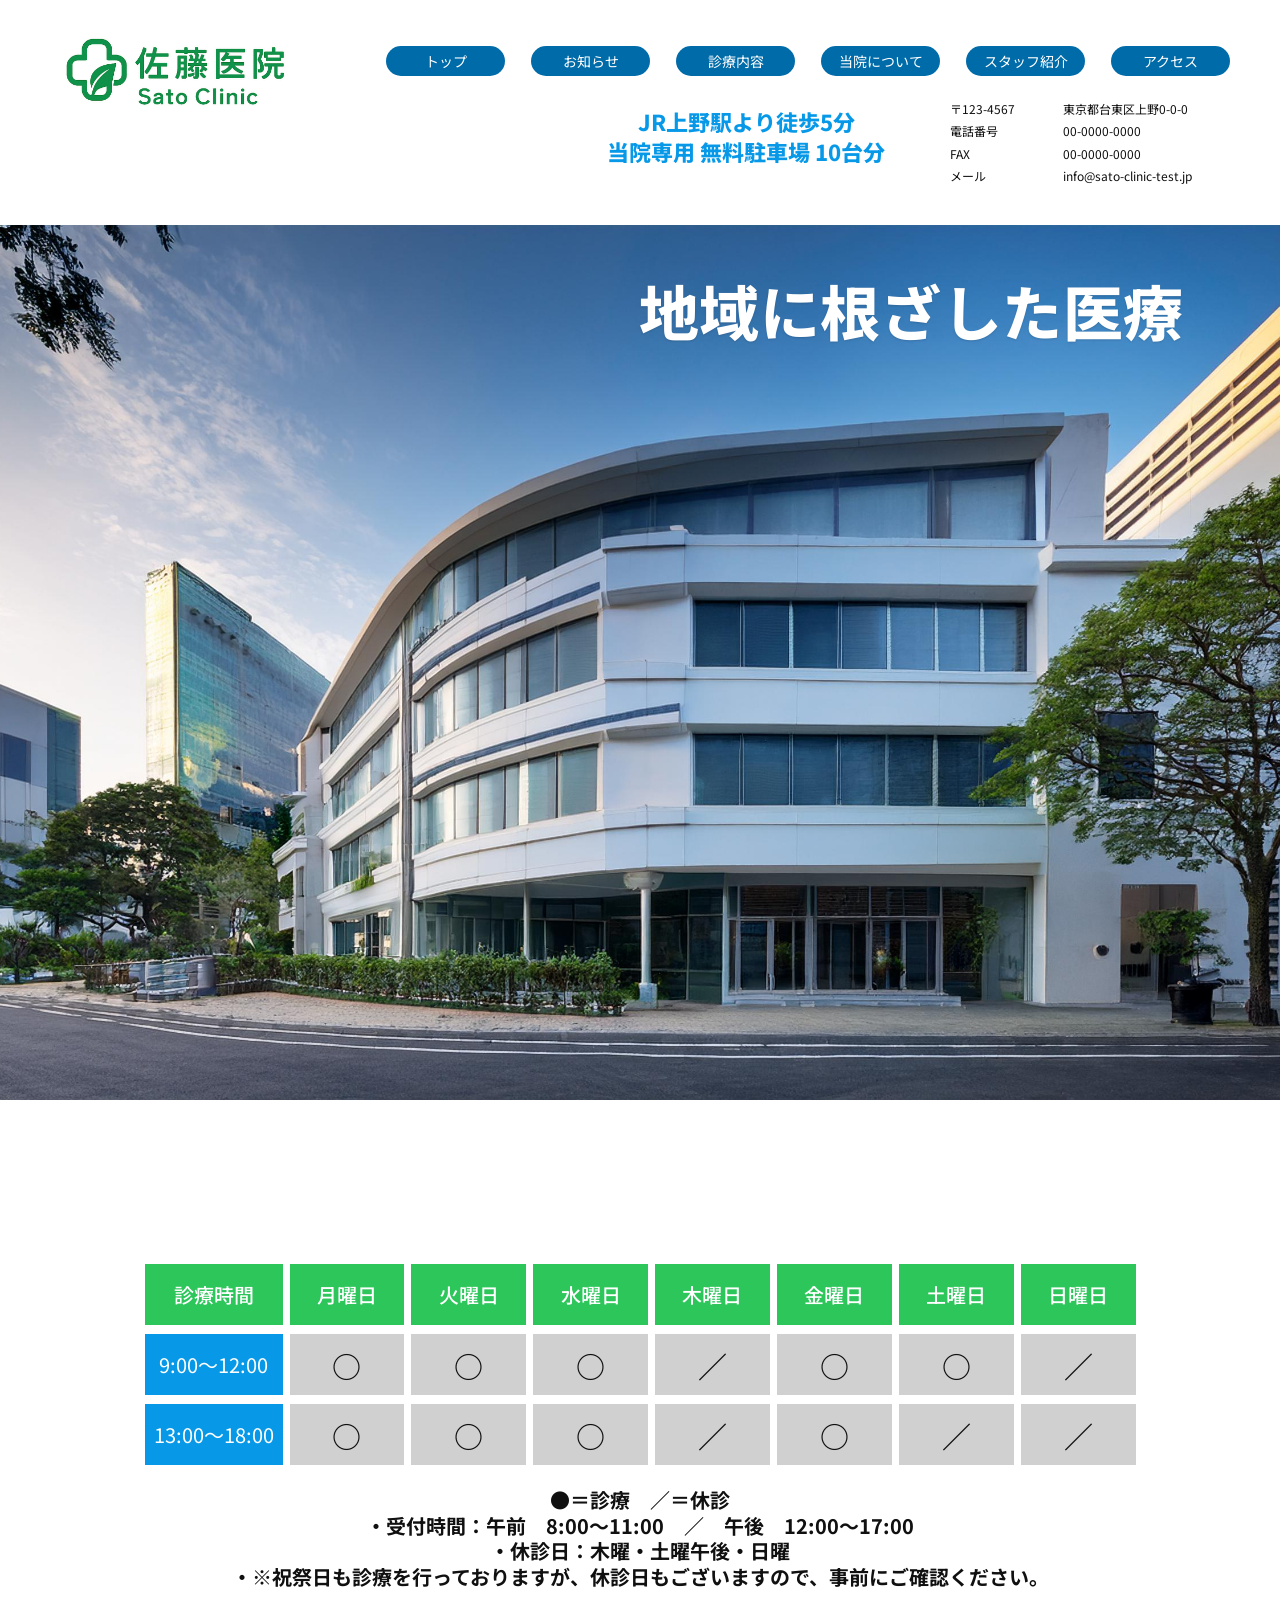
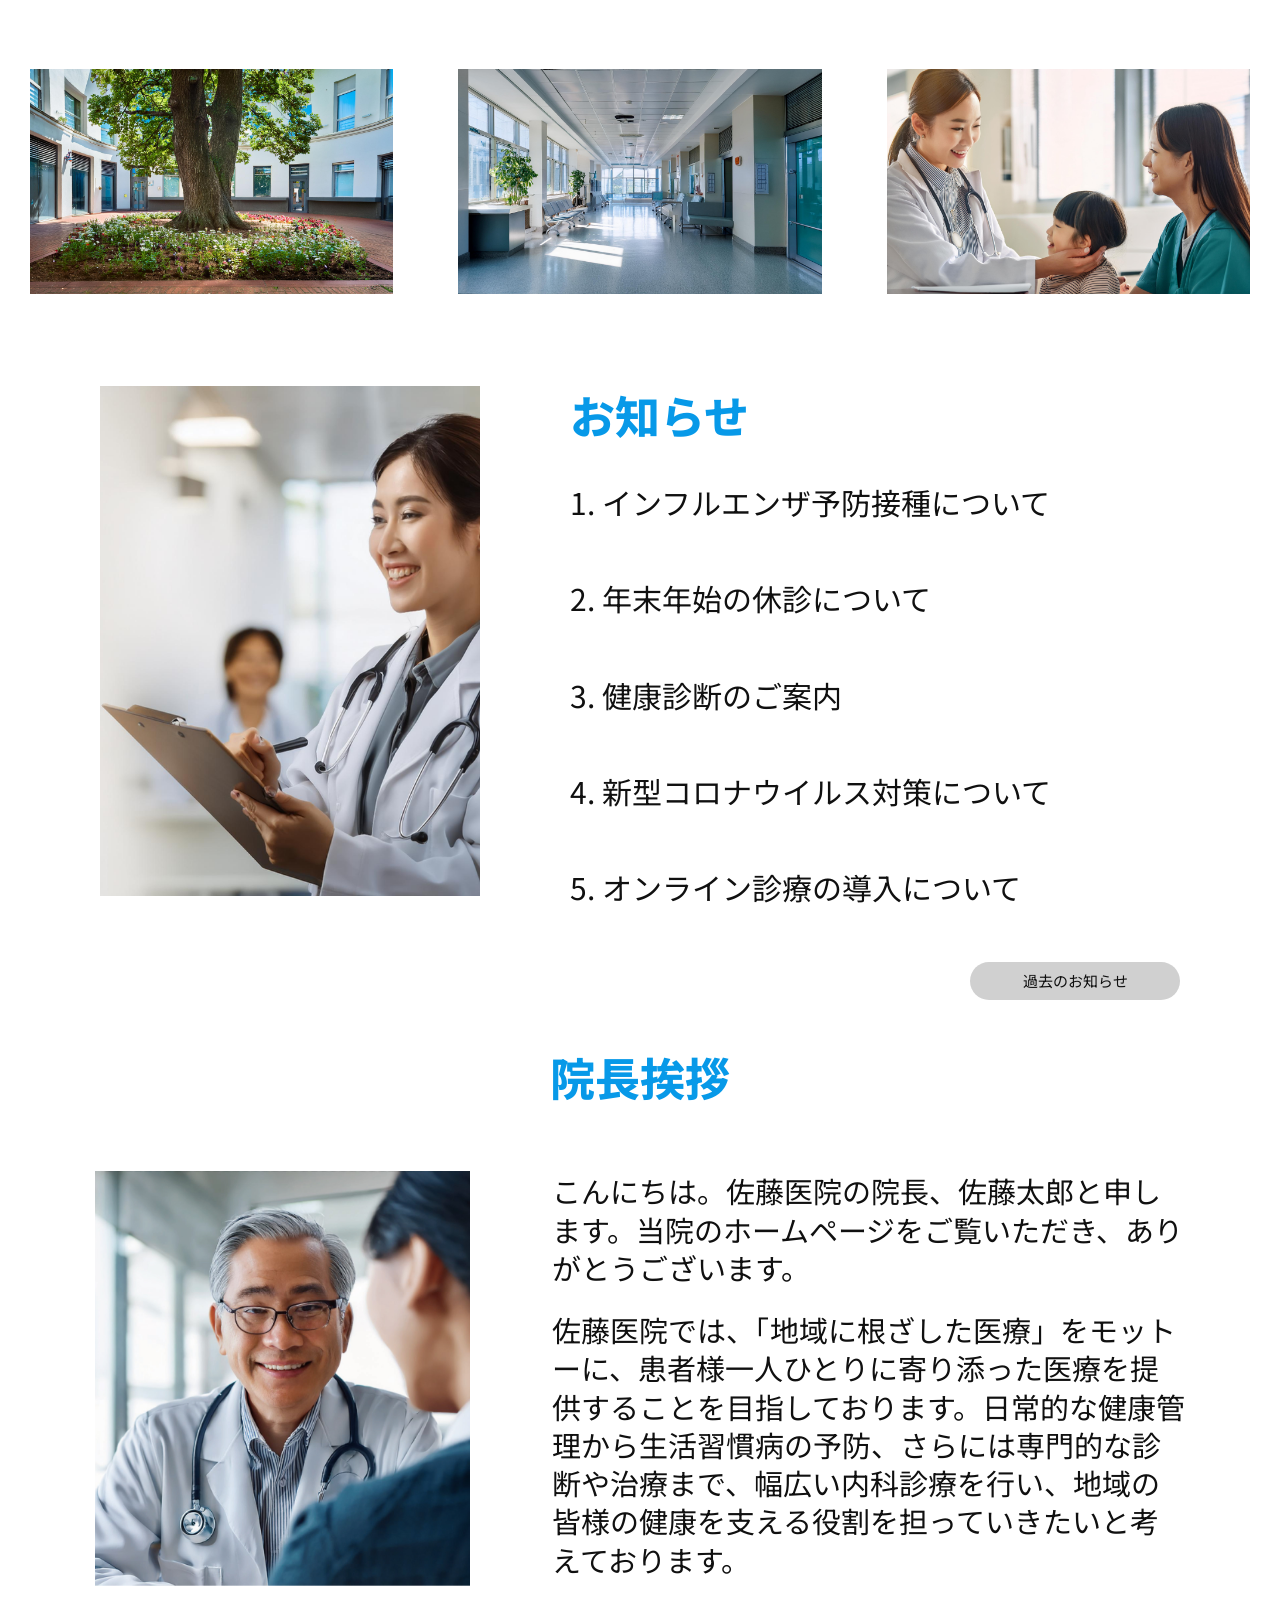
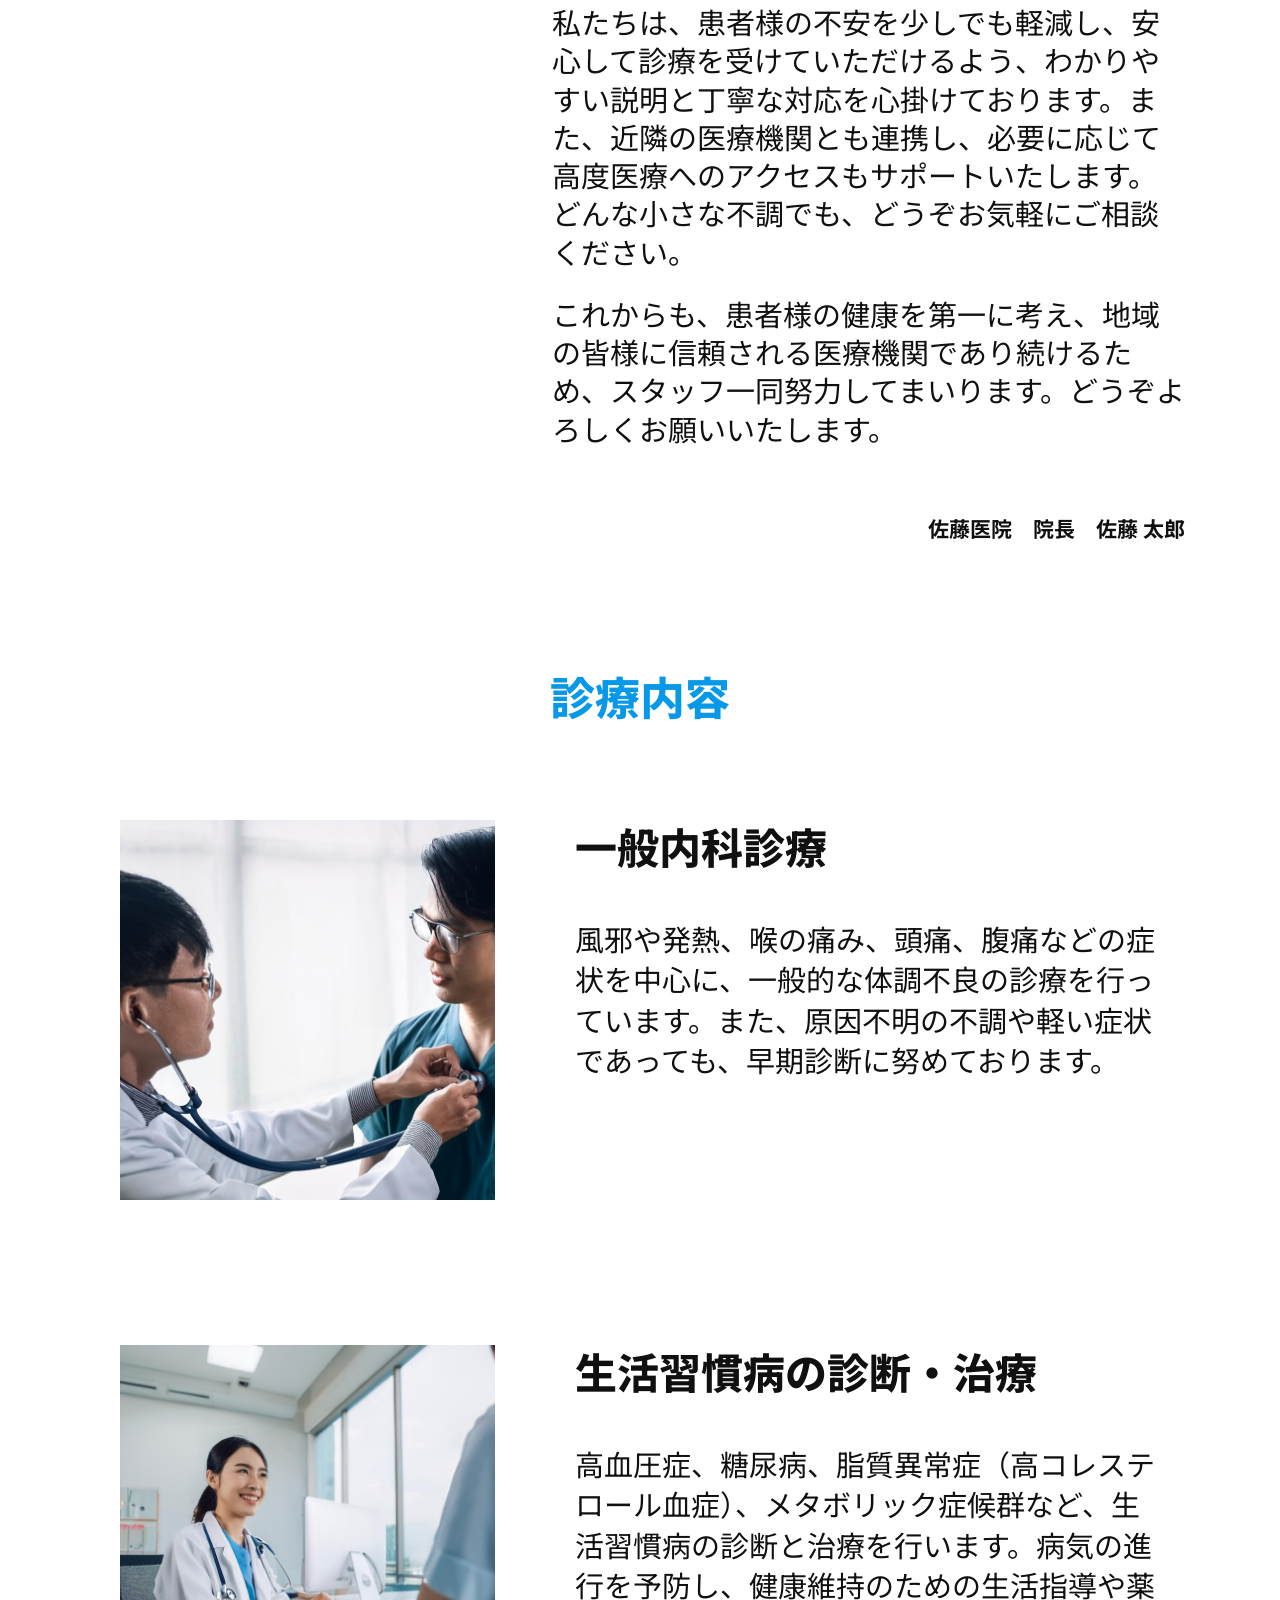
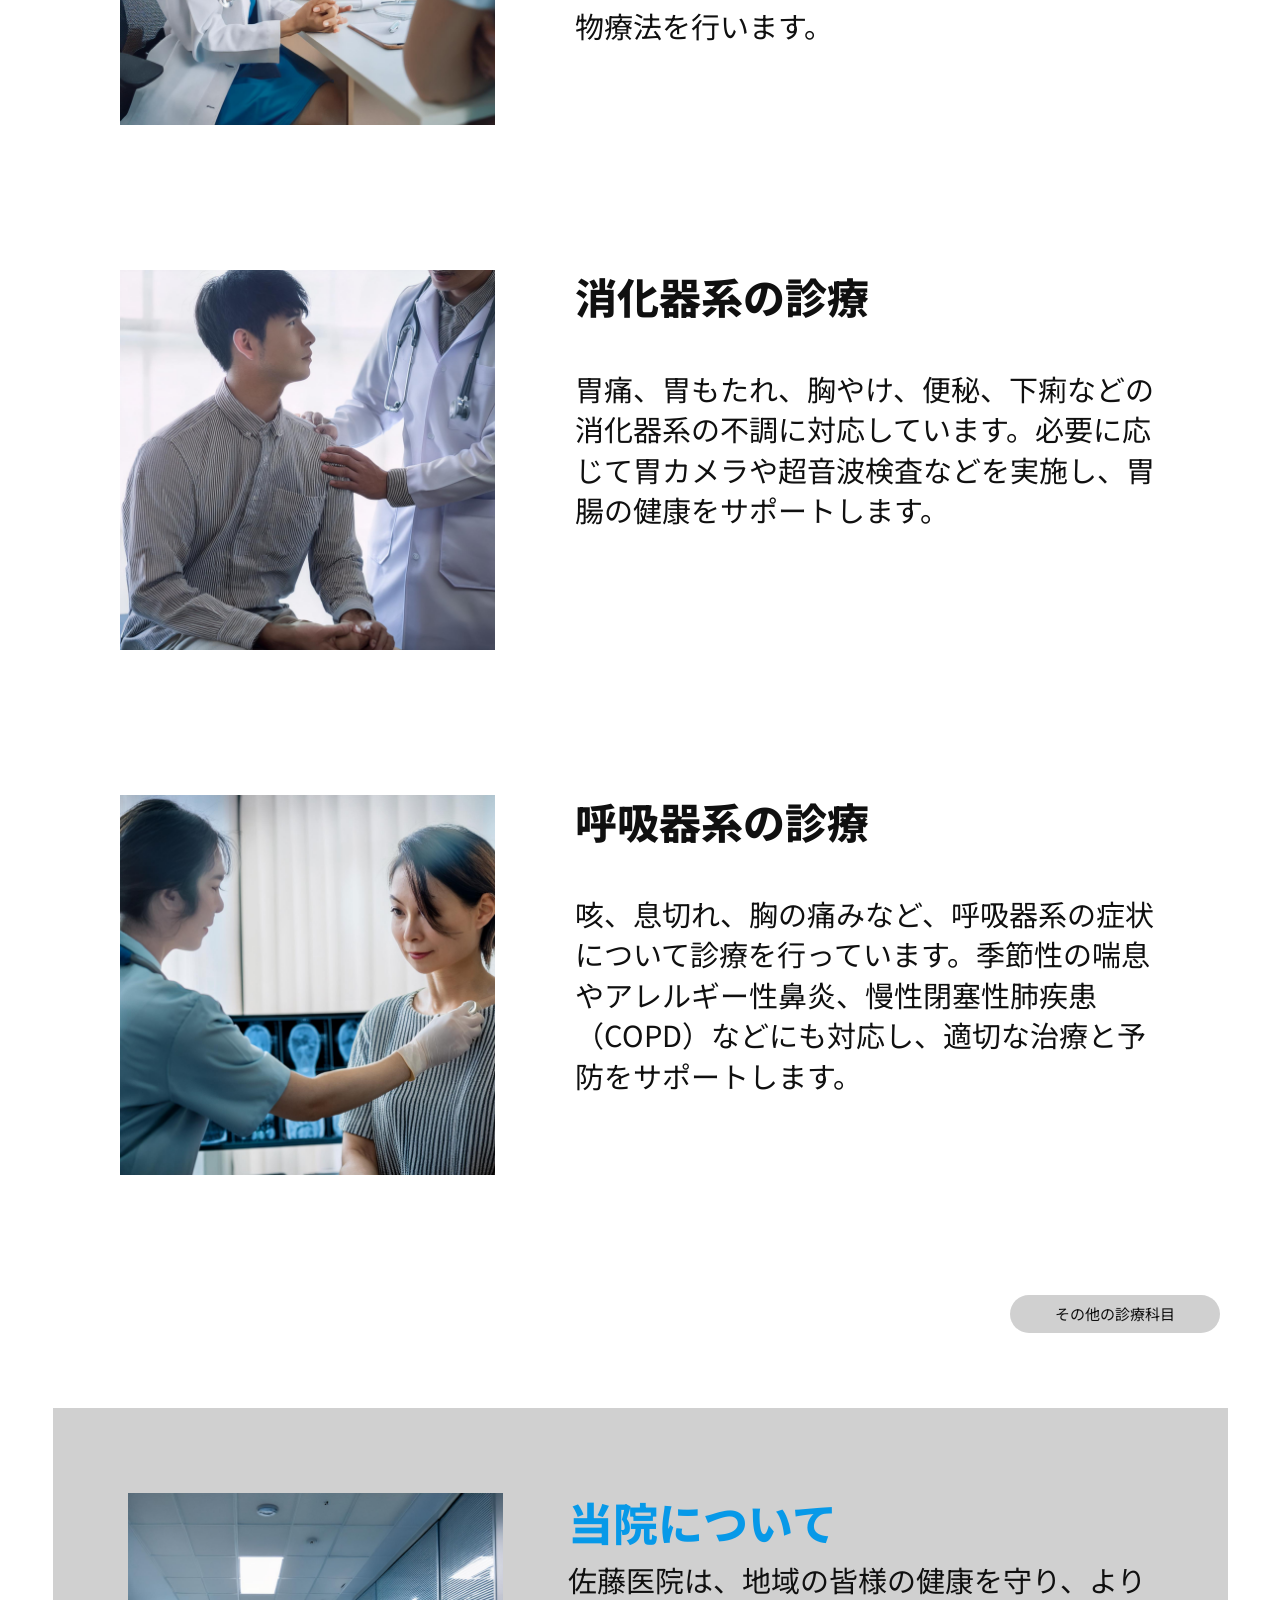
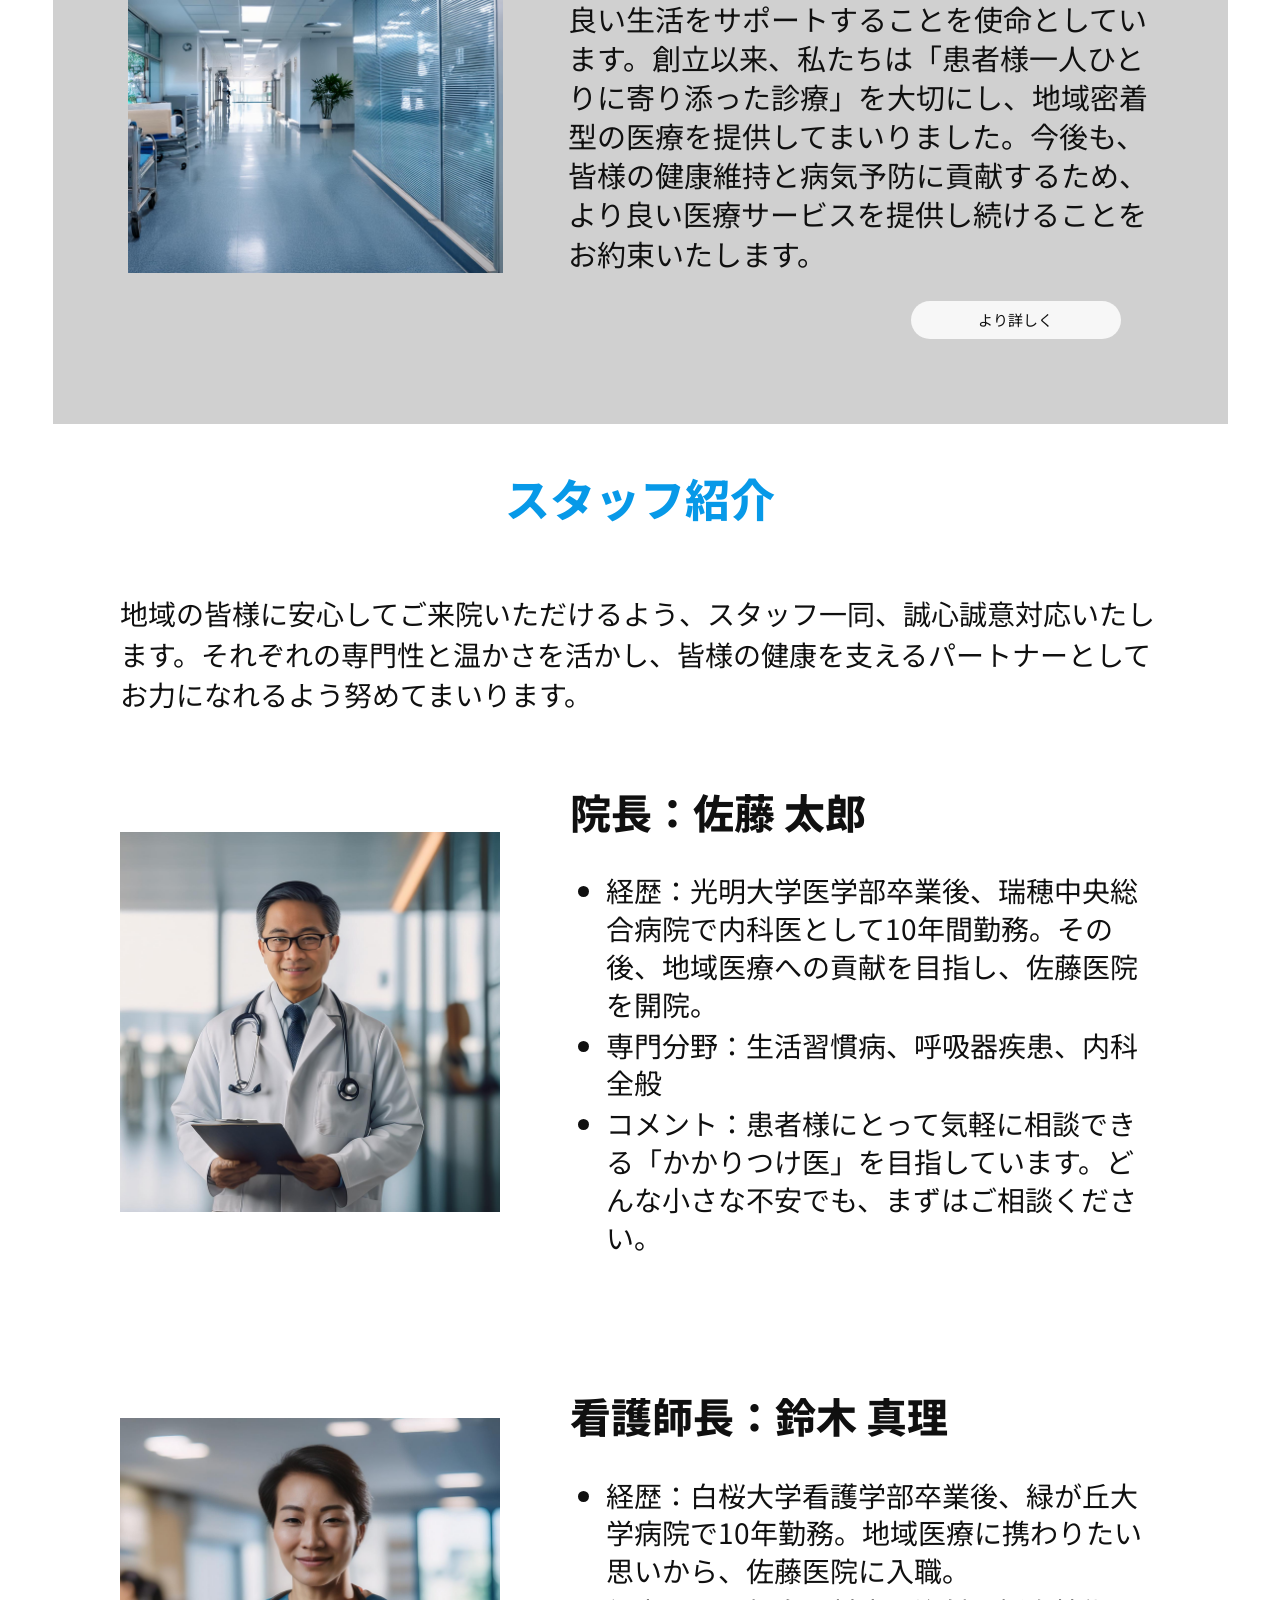
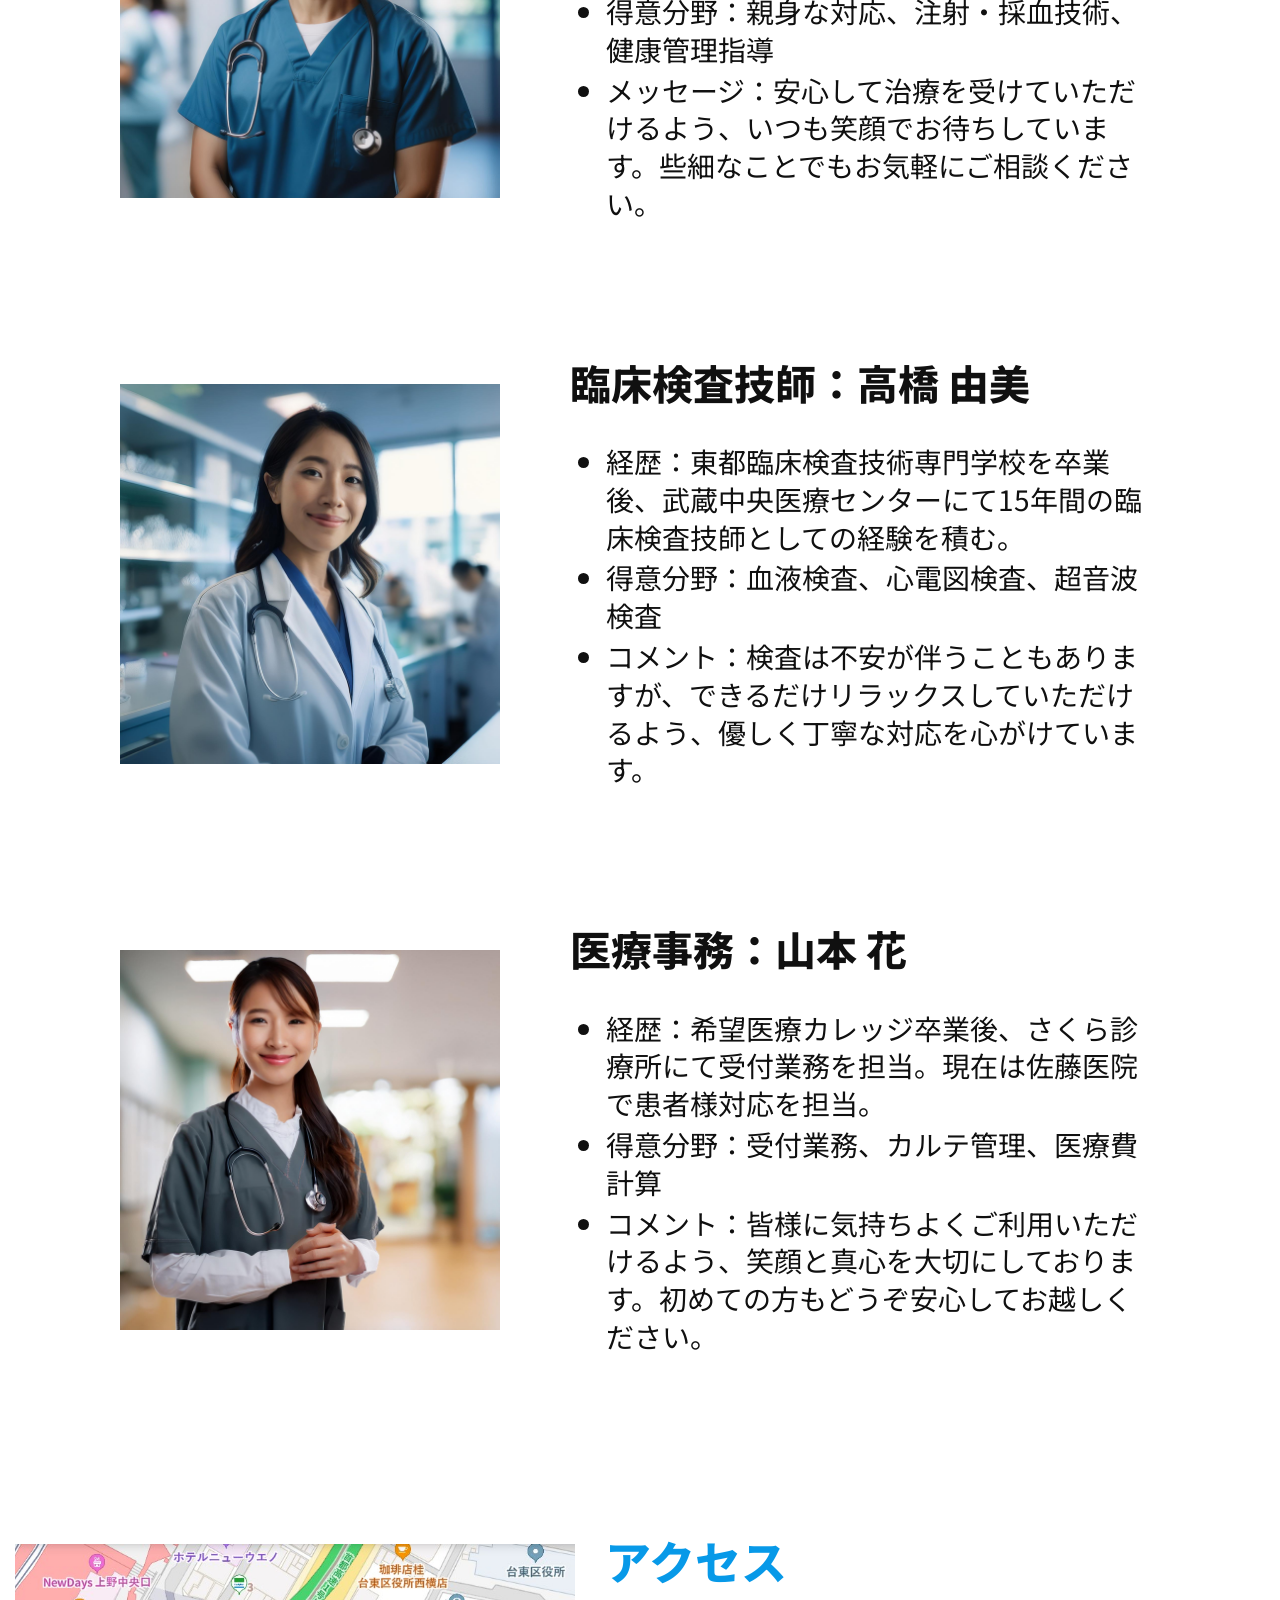
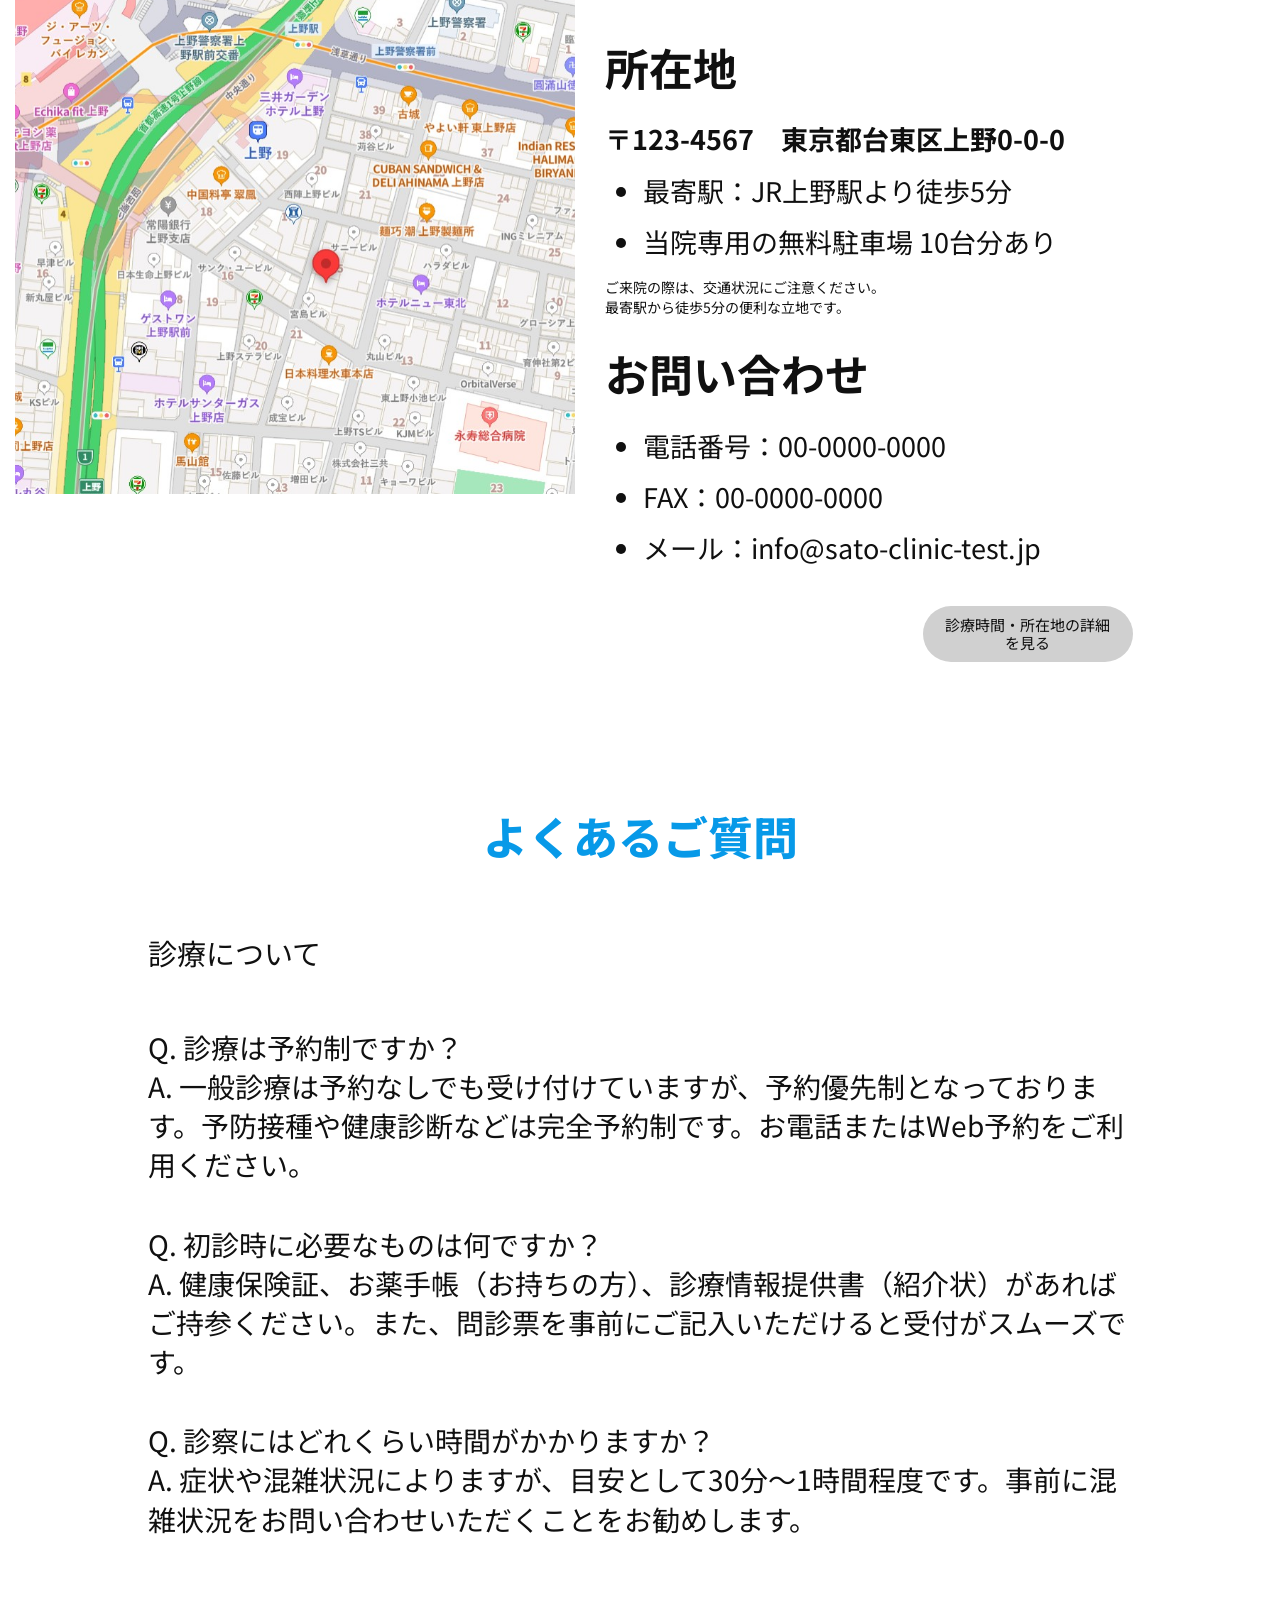
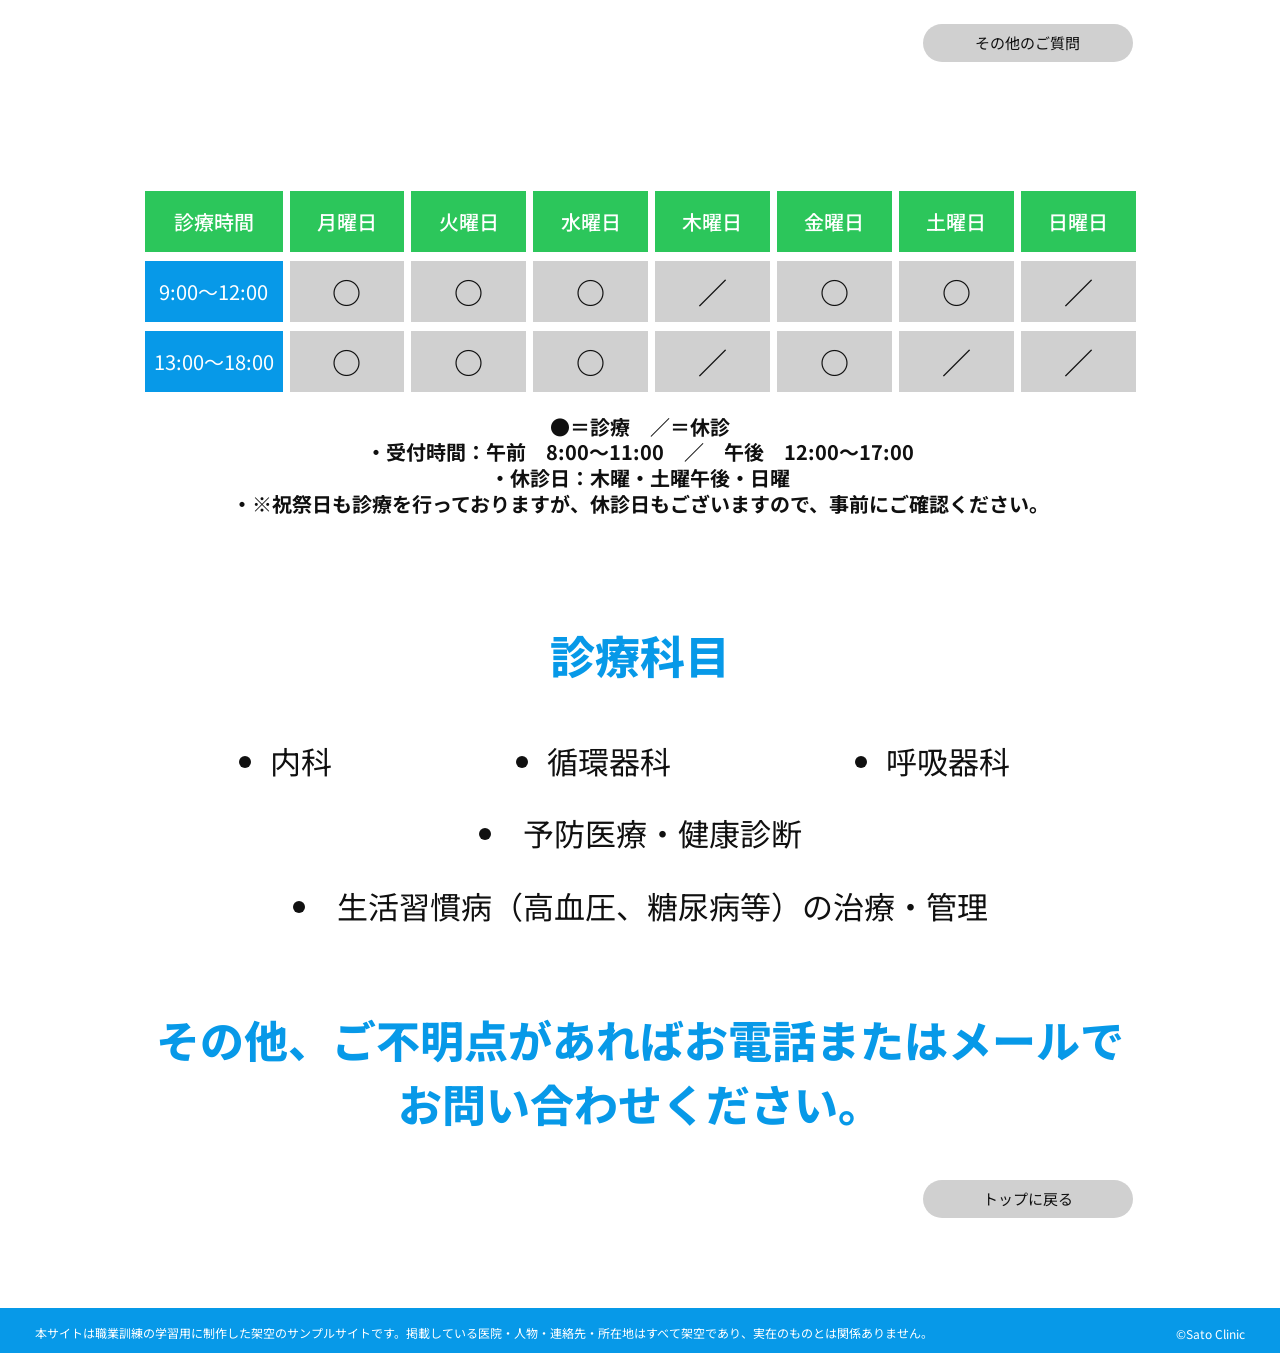
<file: index.html>
<!DOCTYPE html>
<html lang="ja">
<head>
  <meta charset="UTF-8">
  <meta name="viewport" content="width=device-width, initial-scale=1.0">
  <meta name="robots" content="noindex, nofollow">
  <meta name="description" content="職業訓練の学習用に制作した架空の佐藤医院のサンプルサイトです。">
  <title>トップ | 佐藤医院（学習用サンプル）</title>
  <link rel="preconnect" href="https://fonts.googleapis.com">
  <link rel="preconnect" href="https://fonts.gstatic.com" crossorigin>
  <link href="https://fonts.googleapis.com/css2?family=Noto+Sans+JP:wght@400;500;600;700;800&display=swap" rel="stylesheet">
  <link rel="stylesheet" href="./css/style.css">
  <script src="./js/scroll-reveal.js" defer></script>
  <script src="./js/gallery-carousel.js" defer></script>
</head>
<body class="home-page">
<header class="site-header" id="top">
 <div class="header-top"><a class="brand" href="./" aria-label="佐藤医院 トップページ"><img src="./assets/Logo/logo.png" alt="佐藤医院 Sato Clinic"></a>
  <nav class="main-nav" aria-label="メインナビゲーション">
   <a href="./">トップ</a><a href="./#news">お知らせ</a><a href="./#medical">診療内容</a><a href="./#about">当院について</a><a href="./#staff">スタッフ紹介</a><a href="./#access">アクセス</a>
  </nav>
 </div>
 <div class="header-info"><p class="access-lead">JR上野駅より徒歩5分<br>当院専用 無料駐車場 10台分</p>
 <dl class="header-contact"><dt>〒123-4567</dt><dd>東京都台東区上野0-0-0</dd><dt>電話番号</dt><dd>00-0000-0000</dd><dt>FAX</dt><dd>00-0000-0000</dd><dt>メール</dt><dd>info@sato-clinic-test.jp</dd></dl></div>
</header>
<main>
 <section class="hero" aria-label="佐藤医院の紹介"><img src="./assets/Hospital_Exterior/hospital_1.jpg" alt="佐藤医院の建物外観"><h1>地域に根ざした医療</h1></section>
 <section class="hours-section" id="hours" aria-label="診療時間"><div class="hours-wrap"><div class="hours-table-scroll" role="region" aria-label="診療時間表（横にスクロールできます）" tabindex="0"><table class="hours-table" aria-label="診療時間"><thead><tr><th scope="col">診療時間</th><th scope="col">月曜日</th><th scope="col">火曜日</th><th scope="col">水曜日</th><th scope="col">木曜日</th><th scope="col">金曜日</th><th scope="col">土曜日</th><th scope="col">日曜日</th></tr></thead><tbody><tr><th scope="row">9:00〜12:00</th><td>○</td><td>○</td><td>○</td><td>／</td><td>○</td><td>○</td><td>／</td></tr><tr><th scope="row">13:00〜18:00</th><td>○</td><td>○</td><td>○</td><td>／</td><td>○</td><td>／</td><td>／</td></tr></tbody></table></div>
 <div class="hours-notes"><p>●＝診療　／＝休診</p><p>・受付時間：午前　8:00〜11:00　／　午後　12:00〜17:00</p><p>・休診日：木曜・土曜午後・日曜</p><p>・※祝祭日も診療を行っておりますが、休診日もございますので、事前にご確認ください。</p></div></div></section>
 <div class="photoframe" role="region" aria-label="院内の様子"><div class="clinic-gallery" id="clinic-gallery"><img src="./assets/Hospital_Exterior/hospital_2.jpg" alt="緑のある医院の中庭" loading="lazy"><img src="./assets/Hospital_Exterior/hospital_6.jpg" alt="明るい院内廊下" loading="lazy"><img src="./assets/Patient_Image/patient_1.jpg" alt="医師が家族に診察する様子" loading="lazy"></div><div class="gallery-dots" role="group" aria-label="写真の切り替え" hidden></div></div>
 <section class="home-section news-section" id="news"><div class="news-layout"><img class="news-visual" src="./assets/Medical_Image/medical_3.jpg" alt="カルテを持つ医師" loading="lazy"><div class="news-copy"><h2>お知らせ</h2><ol class="news-links"><li><a href="./news.html#news-1">1. インフルエンザ予防接種について</a></li><li><a href="./news.html#news-2">2. 年末年始の休診について</a></li><li><a href="./news.html#news-3">3. 健康診断のご案内</a></li><li><a href="./news.html#news-4">4. 新型コロナウイルス対策について</a></li><li><a href="./news.html#news-5">5. オンライン診療の導入について</a></li></ol><a class="pill-link" href="./news.html">過去のお知らせ</a></div></div></section>
 <section class="home-section greeting-section" id="greeting"><h2 class="section-heading">院長挨拶</h2><div class="media-row greeting-row"><img src="./assets/Doctor_Image/firstView.jpg" alt="院長の佐藤太郎が患者と話している様子" loading="lazy"><div class="row-copy"><p>こんにちは。佐藤医院の院長、佐藤太郎と申します。当院のホームページをご覧いただき、ありがとうございます。</p>
 <p>佐藤医院では、「地域に根ざした医療」をモットーに、患者様一人ひとりに寄り添った医療を提供することを目指しております。日常的な健康管理から生活習慣病の予防、さらには専門的な診断や治療まで、幅広い内科診療を行い、地域の皆様の健康を支える役割を担っていきたいと考えております。</p>
 <p>私たちは、患者様の不安を少しでも軽減し、安心して診療を受けていただけるよう、わかりやすい説明と丁寧な対応を心掛けております。また、近隣の医療機関とも連携し、必要に応じて高度医療へのアクセスもサポートいたします。どんな小さな不調でも、どうぞお気軽にご相談ください。</p>
 <p>これからも、患者様の健康を第一に考え、地域の皆様に信頼される医療機関であり続けるため、スタッフ一同努力してまいります。どうぞよろしくお願いいたします。</p>
 <p class="greeting-sign">佐藤医院　院長　佐藤 太郎</p></div></div></section>
 <section class="home-section medical-section" id="medical"><h2 class="section-heading">診療内容</h2><div class="medical-list"><article class="media-row medical-row"><img src="./assets/Medical_Image/medical_11.jpg" alt="一般内科診療の診療風景" loading="lazy"><div class="row-copy"><h3>一般内科診療</h3><p>風邪や発熱、喉の痛み、頭痛、腹痛などの症状を中心に、一般的な体調不良の診療を行っています。また、原因不明の不調や軽い症状であっても、早期診断に努めております。</p></div></article><article class="media-row medical-row"><img src="./assets/Medical_Image/medical_9.jpg" alt="生活習慣病の診断・治療の診療風景" loading="lazy"><div class="row-copy"><h3>生活習慣病の診断・治療</h3><p>高血圧症、糖尿病、脂質異常症（高コレステロール血症）、メタボリック症候群など、生活習慣病の診断と治療を行います。病気の進行を予防し、健康維持のための生活指導や薬物療法を行います。</p></div></article><article class="media-row medical-row"><img src="./assets/Patient_Image/patient_2.jpg" alt="消化器系の診療の診療風景" loading="lazy"><div class="row-copy"><h3>消化器系の診療</h3><p>胃痛、胃もたれ、胸やけ、便秘、下痢などの消化器系の不調に対応しています。必要に応じて胃カメラや超音波検査などを実施し、胃腸の健康をサポートします。</p></div></article><article class="media-row medical-row"><img src="./assets/Patient_Image/patient_4.jpg" alt="呼吸器系の診療の診療風景" loading="lazy"><div class="row-copy"><h3>呼吸器系の診療</h3><p>咳、息切れ、胸の痛みなど、呼吸器系の症状について診療を行っています。季節性の喘息やアレルギー性鼻炎、慢性閉塞性肺疾患（COPD）などにも対応し、適切な治療と予防をサポートします。</p></div></article></div><div class="section-action"><a class="pill-link" href="./medical.html">その他の診療科目</a></div></section>
 <section class="about-preview" id="about"><img src="./assets/Hospital_Exterior/hospital_5.jpg" alt="佐藤医院の設備" loading="lazy"><div class="about-preview-copy"><h2>当院について</h2><p>佐藤医院は、地域の皆様の健康を守り、より良い生活をサポートすることを使命としています。創立以来、私たちは「患者様一人ひとりに寄り添った診療」を大切にし、地域密着型の医療を提供してまいりました。今後も、皆様の健康維持と病気予防に貢献するため、より良い医療サービスを提供し続けることをお約束いたします。</p><a class="pill-link" href="./about.html">より詳しく</a></div></section>
 <section class="home-section staff-section" id="staff"><h2 class="section-heading">スタッフ紹介</h2><p class="section-intro">地域の皆様に安心してご来院いただけるよう、スタッフ一同、誠心誠意対応いたします。それぞれの専門性と温かさを活かし、皆様の健康を支えるパートナーとしてお力になれるよう努めてまいります。</p><div class="staff-list"><article class="media-row staff-row"><img src="./assets/Doctor_Image/sato_taro.jpg" alt="院長：佐藤 太郎" loading="lazy"><div class="row-copy"><h3>院長：佐藤 太郎</h3><ul><li>経歴：光明大学医学部卒業後、瑞穂中央総合病院で内科医として10年間勤務。その後、地域医療への貢献を目指し、佐藤医院を開院。</li><li>専門分野：生活習慣病、呼吸器疾患、内科全般</li><li>コメント：患者様にとって気軽に相談できる「かかりつけ医」を目指しています。どんな小さな不安でも、まずはご相談ください。</li></ul></div></article><article class="media-row staff-row"><img src="./assets/Doctor_Image/suzuki_mari.jpg" alt="看護師長：鈴木 真理" loading="lazy"><div class="row-copy"><h3>看護師長：鈴木 真理</h3><ul><li>経歴：白桜大学看護学部卒業後、緑が丘大学病院で10年勤務。地域医療に携わりたい思いから、佐藤医院に入職。</li><li>得意分野：親身な対応、注射・採血技術、健康管理指導</li><li>メッセージ：安心して治療を受けていただけるよう、いつも笑顔でお待ちしています。些細なことでもお気軽にご相談ください。</li></ul></div></article><article class="media-row staff-row"><img src="./assets/Doctor_Image/takahashi_yumi.jpg" alt="臨床検査技師：高橋 由美" loading="lazy"><div class="row-copy"><h3>臨床検査技師：高橋 由美</h3><ul><li>経歴：東都臨床検査技術専門学校を卒業後、武蔵中央医療センターにて15年間の臨床検査技師としての経験を積む。</li><li>得意分野：血液検査、心電図検査、超音波検査</li><li>コメント：検査は不安が伴うこともありますが、できるだけリラックスしていただけるよう、優しく丁寧な対応を心がけています。</li></ul></div></article><article class="media-row staff-row"><img src="./assets/Doctor_Image/yamamoto_hana.jpg" alt="医療事務：山本 花" loading="lazy"><div class="row-copy"><h3>医療事務：山本 花</h3><ul><li>経歴：希望医療カレッジ卒業後、さくら診療所にて受付業務を担当。現在は佐藤医院で患者様対応を担当。</li><li>得意分野：受付業務、カルテ管理、医療費計算</li><li>コメント：皆様に気持ちよくご利用いただけるよう、笑顔と真心を大切にしております。初めての方もどうぞ安心してお越しください。</li></ul></div></article></div></section>
 <section class="home-section access-section" id="access"><div class="access-grid"><img src="./assets/map.jpg" alt="佐藤医院付近を示す地図（サンプル）" loading="lazy"><div class="access-copy"><h2>アクセス</h2><h3>所在地</h3><p class="address-line">〒123-4567　東京都台東区上野0-0-0</p><ul><li>最寄駅：JR上野駅より徒歩5分</li><li>当院専用の無料駐車場 10台分あり</li></ul><p class="access-small">ご来院の際は、交通状況にご注意ください。<br>最寄駅から徒歩5分の便利な立地です。</p><h3>お問い合わせ</h3><ul><li>電話番号：00-0000-0000</li><li>FAX：00-0000-0000</li><li>メール：info@sato-clinic-test.jp</li></ul></div></div><div class="section-action access-detail-link"><a class="pill-link" href="./access.html">診療時間・所在地の詳細を見る</a></div></section>
 <section class="home-section faq-preview" id="faq"><h2 class="section-heading">よくあるご質問</h2><div class="faq-preview-inner"><h3>診療について</h3><div class="faq-item"><p>Q. 診療は予約制ですか？</p><p>A. 一般診療は予約なしでも受け付けていますが、予約優先制となっております。予防接種や健康診断などは完全予約制です。お電話またはWeb予約をご利用ください。</p></div><div class="faq-item"><p>Q. 初診時に必要なものは何ですか？</p><p>A. 健康保険証、お薬手帳（お持ちの方）、診療情報提供書（紹介状）があればご持参ください。また、問診票を事前にご記入いただけると受付がスムーズです。</p></div><div class="faq-item"><p>Q. 診察にはどれくらい時間がかかりますか？</p><p>A. 症状や混雑状況によりますが、目安として30分〜1時間程度です。事前に混雑状況をお問い合わせいただくことをお勧めします。</p></div><div class="section-action"><a class="pill-link" href="./faq.html">その他のご質問</a></div></div></section>
 <section class="home-section bottom-info" aria-label="診療時間と診療科目"><div class="hours-wrap"><div class="hours-table-scroll" role="region" aria-label="診療時間表（横にスクロールできます）" tabindex="0"><table class="hours-table" aria-label="診療時間"><thead><tr><th scope="col">診療時間</th><th scope="col">月曜日</th><th scope="col">火曜日</th><th scope="col">水曜日</th><th scope="col">木曜日</th><th scope="col">金曜日</th><th scope="col">土曜日</th><th scope="col">日曜日</th></tr></thead><tbody><tr><th scope="row">9:00〜12:00</th><td>○</td><td>○</td><td>○</td><td>／</td><td>○</td><td>○</td><td>／</td></tr><tr><th scope="row">13:00〜18:00</th><td>○</td><td>○</td><td>○</td><td>／</td><td>○</td><td>／</td><td>／</td></tr></tbody></table></div>
 <div class="hours-notes"><p>●＝診療　／＝休診</p><p>・受付時間：午前　8:00〜11:00　／　午後　12:00〜17:00</p><p>・休診日：木曜・土曜午後・日曜</p><p>・※祝祭日も診療を行っておりますが、休診日もございますので、事前にご確認ください。</p></div></div><h2 class="section-heading">診療科目</h2><ul class="subjects"><li>内科</li><li>循環器科</li><li>呼吸器科</li><li>予防医療・健康診断</li><li>生活習慣病（高血圧、糖尿病等）の治療・管理</li></ul><p class="bottom-message">その他、ご不明点があればお電話またはメールで<br>お問い合わせください。</p><div class="section-action back-to-top"><a class="pill-link" href="./#top">トップに戻る</a></div></section>
</main>
<footer class="site-footer"><p class="footer-disclaimer">本サイトは職業訓練の学習用に制作した架空のサンプルサイトです。掲載している医院・人物・連絡先・所在地はすべて架空であり、実在のものとは関係ありません。</p><p class="footer-copyright">©Sato Clinic</p></footer>
</body>
</html>
</file>
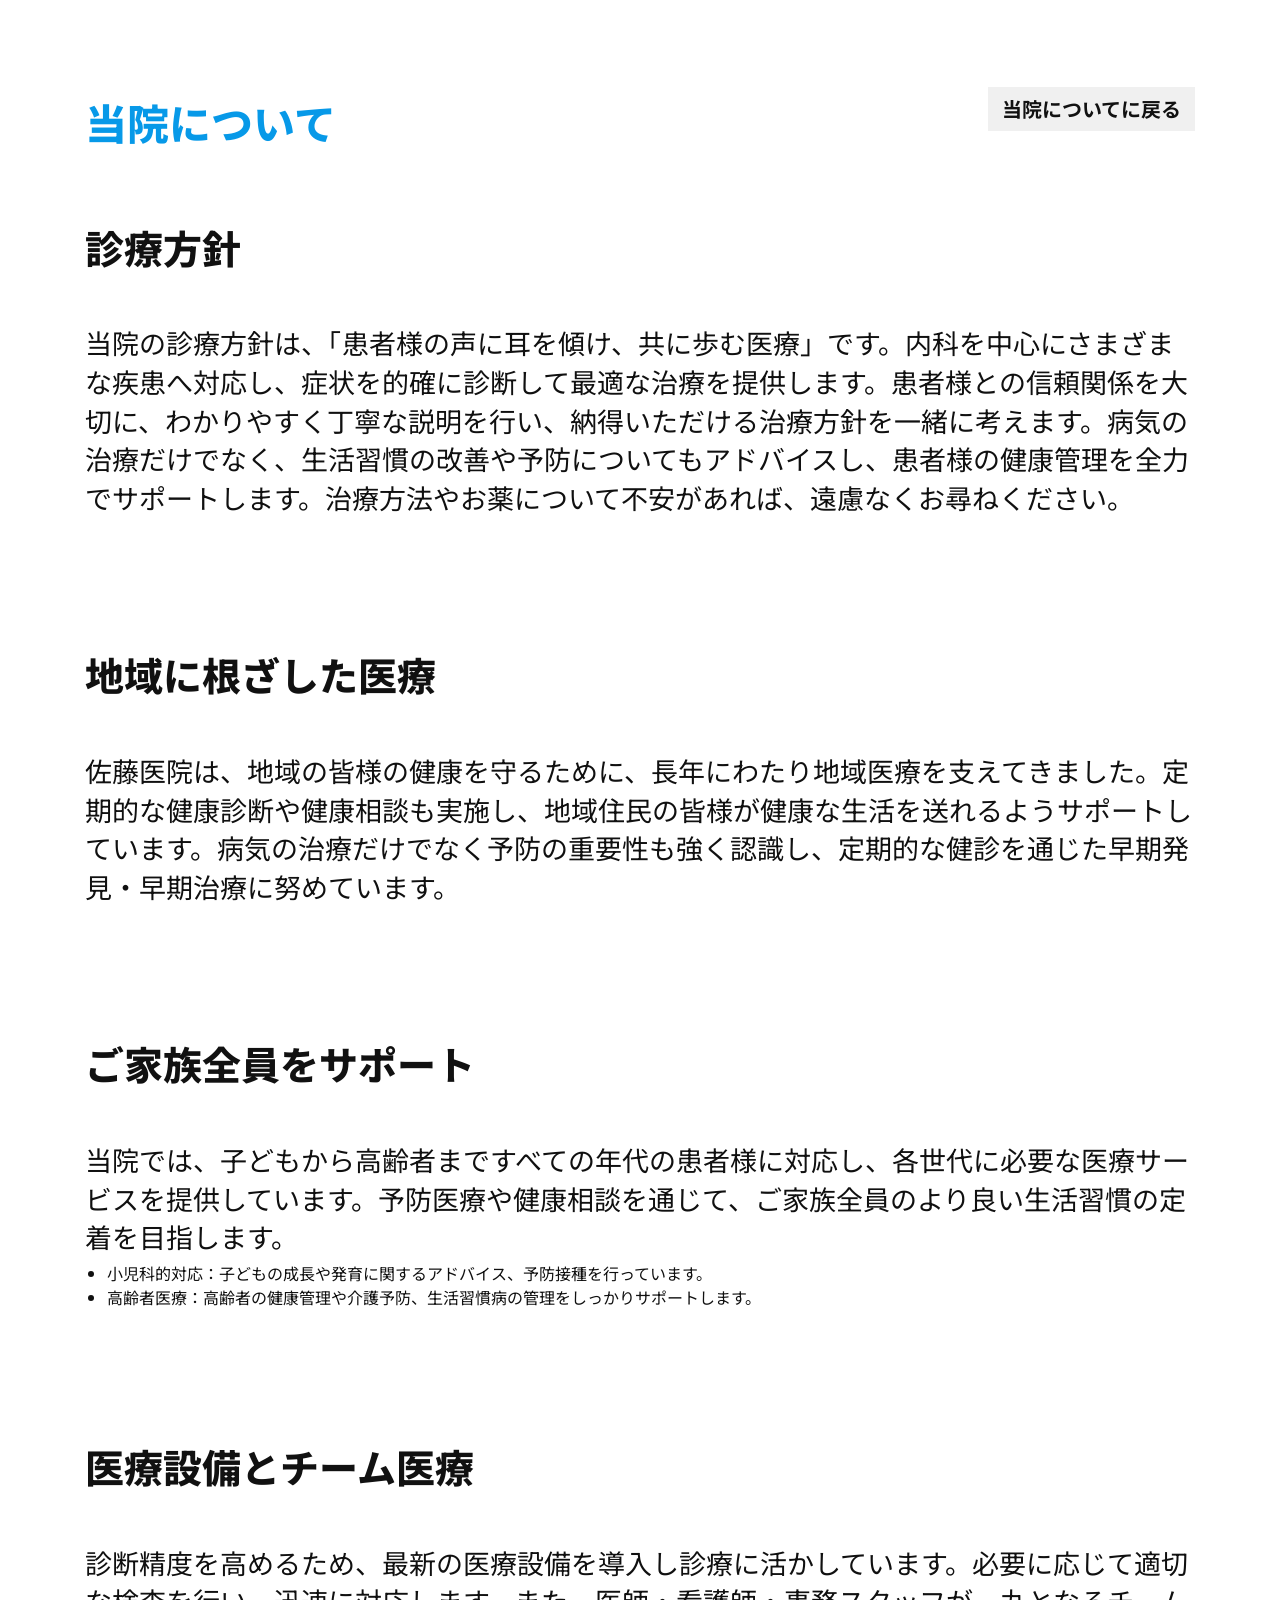
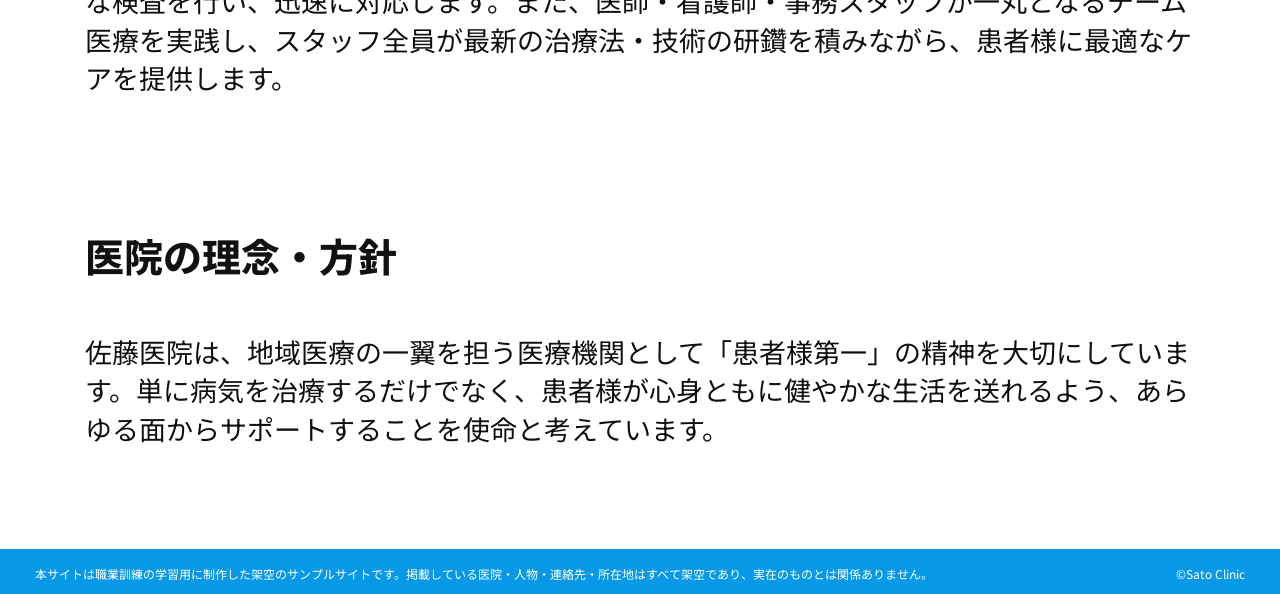
<file: about.html>
<!DOCTYPE html>
<html lang="ja">
<head>
  <meta charset="UTF-8">
  <meta name="viewport" content="width=device-width, initial-scale=1.0">
  <meta name="robots" content="noindex, nofollow">
  <meta name="description" content="職業訓練の学習用に制作した架空の佐藤医院のサンプルサイトです。">
  <title>当院について | 佐藤医院（学習用サンプル）</title>
  <link rel="preconnect" href="https://fonts.googleapis.com">
  <link rel="preconnect" href="https://fonts.gstatic.com" crossorigin>
  <link href="https://fonts.googleapis.com/css2?family=Noto+Sans+JP:wght@400;500;600;700;800&display=swap" rel="stylesheet">
  <link rel="stylesheet" href="./css/style.css">
  <script src="./js/scroll-reveal.js" defer></script>
</head>
<body class="detail-body">
<main class="detail-page detail-about" id="page-top"><div class="detail-content"><div class="detail-topbar"><h1>当院について</h1><a class="detail-back" href="./#about">当院についてに戻る</a></div><div class="about-detail-list"><section class="about-detail-section"><h2>診療方針</h2><p>当院の診療方針は、「患者様の声に耳を傾け、共に歩む医療」です。内科を中心にさまざまな疾患へ対応し、症状を的確に診断して最適な治療を提供します。患者様との信頼関係を大切に、わかりやすく丁寧な説明を行い、納得いただける治療方針を一緒に考えます。病気の治療だけでなく、生活習慣の改善や予防についてもアドバイスし、患者様の健康管理を全力でサポートします。治療方法やお薬について不安があれば、遠慮なくお尋ねください。</p></section><section class="about-detail-section"><h2>地域に根ざした医療</h2><p>佐藤医院は、地域の皆様の健康を守るために、長年にわたり地域医療を支えてきました。定期的な健康診断や健康相談も実施し、地域住民の皆様が健康な生活を送れるようサポートしています。病気の治療だけでなく予防の重要性も強く認識し、定期的な健診を通じた早期発見・早期治療に努めています。</p></section><section class="about-detail-section"><h2>ご家族全員をサポート</h2><p>当院では、子どもから高齢者まですべての年代の患者様に対応し、各世代に必要な医療サービスを提供しています。予防医療や健康相談を通じて、ご家族全員のより良い生活習慣の定着を目指します。</p><ul><li>小児科的対応：子どもの成長や発育に関するアドバイス、予防接種を行っています。</li><li>高齢者医療：高齢者の健康管理や介護予防、生活習慣病の管理をしっかりサポートします。</li></ul></section><section class="about-detail-section"><h2>医療設備とチーム医療</h2><p>診断精度を高めるため、最新の医療設備を導入し診療に活かしています。必要に応じて適切な検査を行い、迅速に対応します。また、医師・看護師・事務スタッフが一丸となるチーム医療を実践し、スタッフ全員が最新の治療法・技術の研鑽を積みながら、患者様に最適なケアを提供します。</p></section><section class="about-detail-section"><h2>医院の理念・方針</h2><p>佐藤医院は、地域医療の一翼を担う医療機関として「患者様第一」の精神を大切にしています。単に病気を治療するだけでなく、患者様が心身ともに健やかな生活を送れるよう、あらゆる面からサポートすることを使命と考えています。</p></section></div></div></main><footer class="site-footer"><p class="footer-disclaimer">本サイトは職業訓練の学習用に制作した架空のサンプルサイトです。掲載している医院・人物・連絡先・所在地はすべて架空であり、実在のものとは関係ありません。</p><p class="footer-copyright">©Sato Clinic</p></footer>
</body>
</html>
</file>
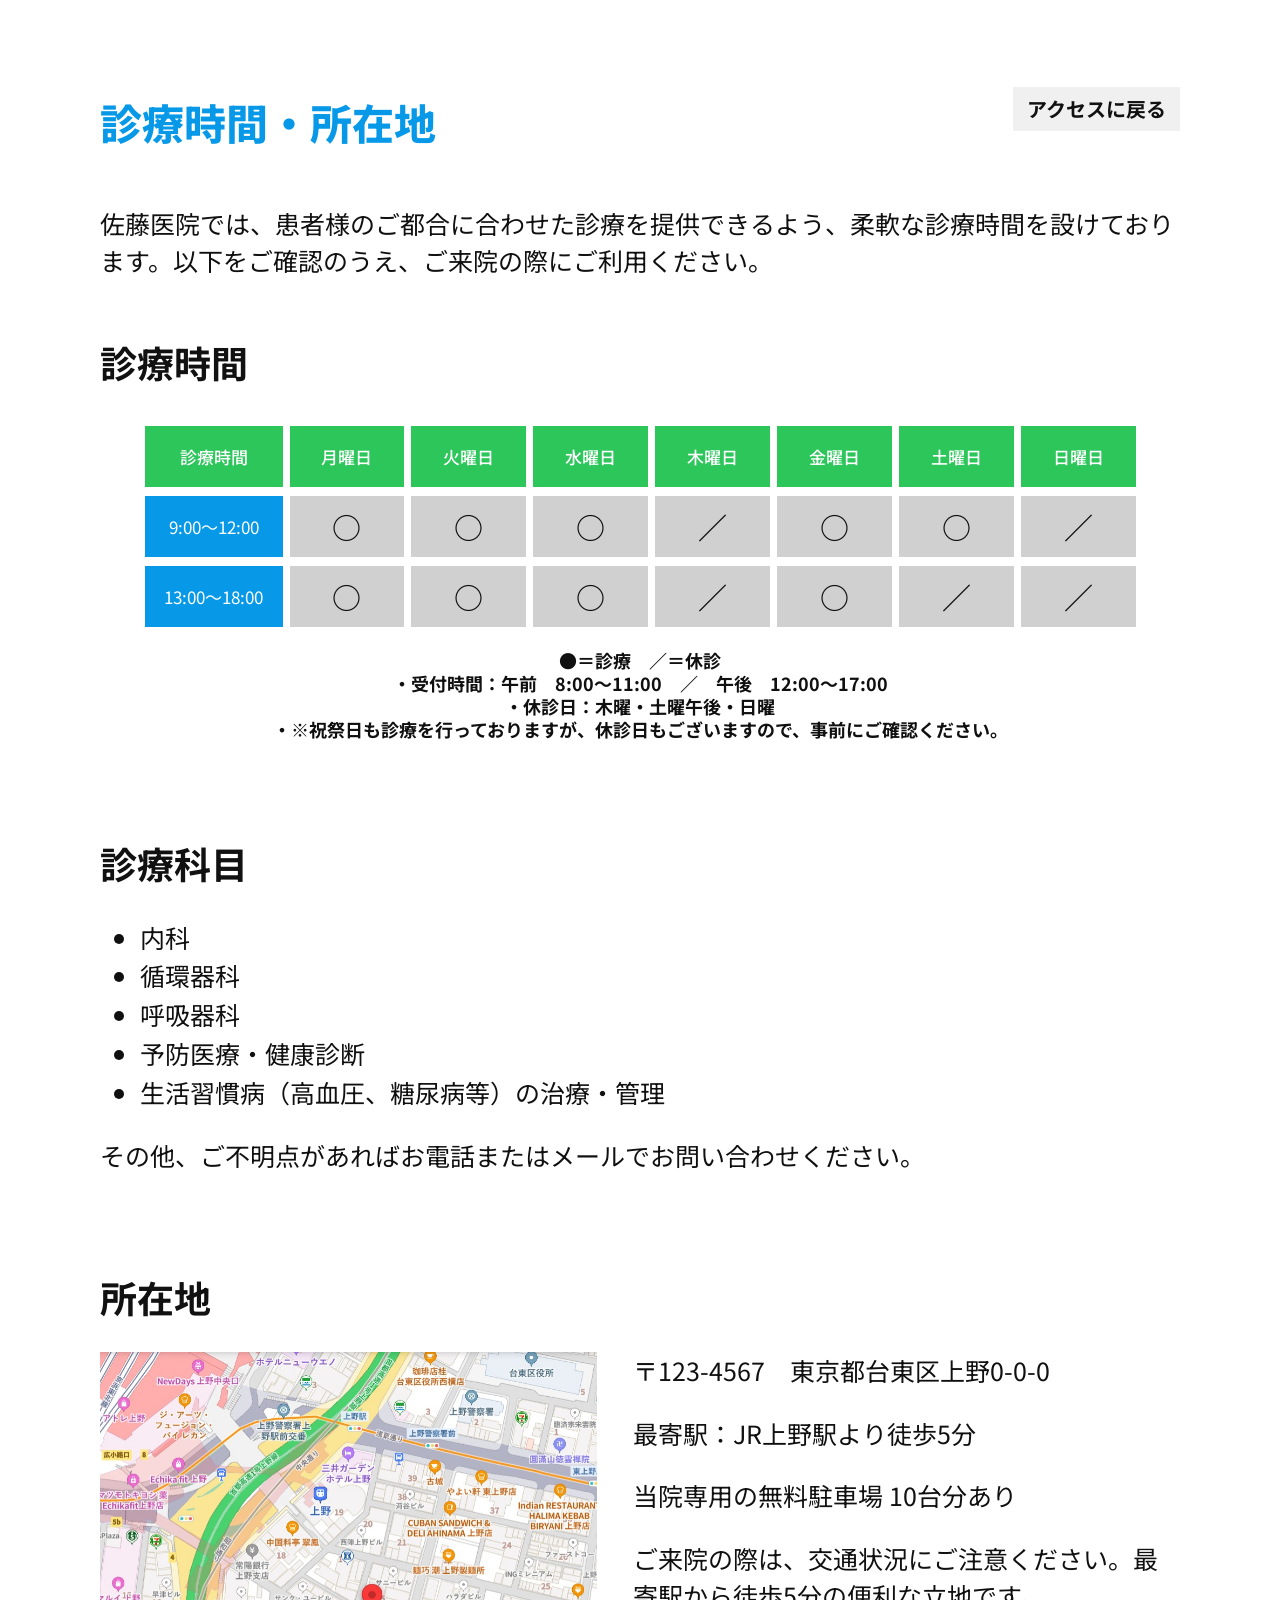
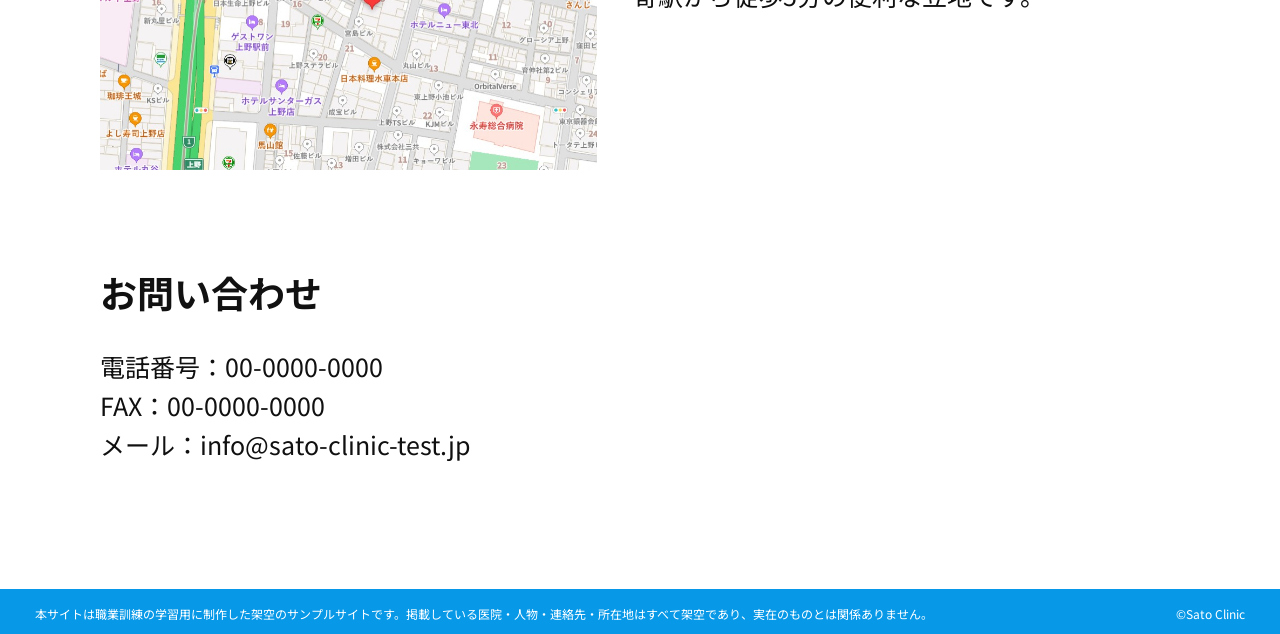
<file: access.html>
<!DOCTYPE html>
<html lang="ja">
<head>
  <meta charset="UTF-8">
  <meta name="viewport" content="width=device-width, initial-scale=1.0">
  <meta name="robots" content="noindex, nofollow">
  <meta name="description" content="佐藤医院の診療時間、診療科目、所在地、アクセスに関する学習用サンプルページです。">
  <title>診療時間・所在地 | 佐藤医院（学習用サンプル）</title>
  <link rel="preconnect" href="https://fonts.googleapis.com">
  <link rel="preconnect" href="https://fonts.gstatic.com" crossorigin>
  <link href="https://fonts.googleapis.com/css2?family=Noto+Sans+JP:wght@400;500;600;700;800&display=swap" rel="stylesheet">
  <link rel="stylesheet" href="./css/style.css">
  <script src="./js/scroll-reveal.js" defer></script>
</head>
<body class="detail-body">
  <main class="detail-page detail-access">
    <div class="detail-content">
      <div class="detail-topbar"><h1>診療時間・所在地</h1><a class="detail-back" href="./#access">アクセスに戻る</a></div>
      <p class="access-intro">佐藤医院では、患者様のご都合に合わせた診療を提供できるよう、柔軟な診療時間を設けております。以下をご確認のうえ、ご来院の際にご利用ください。</p>
      <section aria-labelledby="access-hours-title"><h2 id="access-hours-title">診療時間</h2>
        <div class="hours-wrap"><div class="hours-table-scroll" role="region" aria-label="診療時間表（横にスクロールできます）" tabindex="0"><table class="hours-table" aria-label="診療時間"><thead><tr><th scope="col">診療時間</th><th scope="col">月曜日</th><th scope="col">火曜日</th><th scope="col">水曜日</th><th scope="col">木曜日</th><th scope="col">金曜日</th><th scope="col">土曜日</th><th scope="col">日曜日</th></tr></thead><tbody><tr><th scope="row">9:00〜12:00</th><td>○</td><td>○</td><td>○</td><td>／</td><td>○</td><td>○</td><td>／</td></tr><tr><th scope="row">13:00〜18:00</th><td>○</td><td>○</td><td>○</td><td>／</td><td>○</td><td>／</td><td>／</td></tr></tbody></table></div>
        <div class="hours-notes"><p>●＝診療　／＝休診</p><p>・受付時間：午前　8:00〜11:00　／　午後　12:00〜17:00</p><p>・休診日：木曜・土曜午後・日曜</p><p>・※祝祭日も診療を行っておりますが、休診日もございますので、事前にご確認ください。</p></div></div>
      </section>
      <section aria-labelledby="access-subject-title"><h2 id="access-subject-title">診療科目</h2><ul><li>内科</li><li>循環器科</li><li>呼吸器科</li><li>予防医療・健康診断</li><li>生活習慣病（高血圧、糖尿病等）の治療・管理</li></ul><p>その他、ご不明点があればお電話またはメールでお問い合わせください。</p></section>
      <section aria-labelledby="access-place-title"><h2 id="access-place-title">所在地</h2><div class="detail-access-map"><img src="./assets/map.jpg" alt="佐藤医院付近の地図（サンプル）"><div><p>〒123-4567　東京都台東区上野0-0-0</p><p>最寄駅：JR上野駅より徒歩5分</p><p>当院専用の無料駐車場 10台分あり</p><p>ご来院の際は、交通状況にご注意ください。最寄駅から徒歩5分の便利な立地です。</p></div></div></section>
      <section aria-labelledby="access-contact-title"><h2 id="access-contact-title">お問い合わせ</h2><p>電話番号：00-0000-0000<br>FAX：00-0000-0000<br>メール：info@sato-clinic-test.jp</p></section>
    </div>
  </main>
  <footer class="site-footer"><p class="footer-disclaimer">本サイトは職業訓練の学習用に制作した架空のサンプルサイトです。掲載している医院・人物・連絡先・所在地はすべて架空であり、実在のものとは関係ありません。</p><p class="footer-copyright">©Sato Clinic</p></footer>
</body>
</html>
</file>
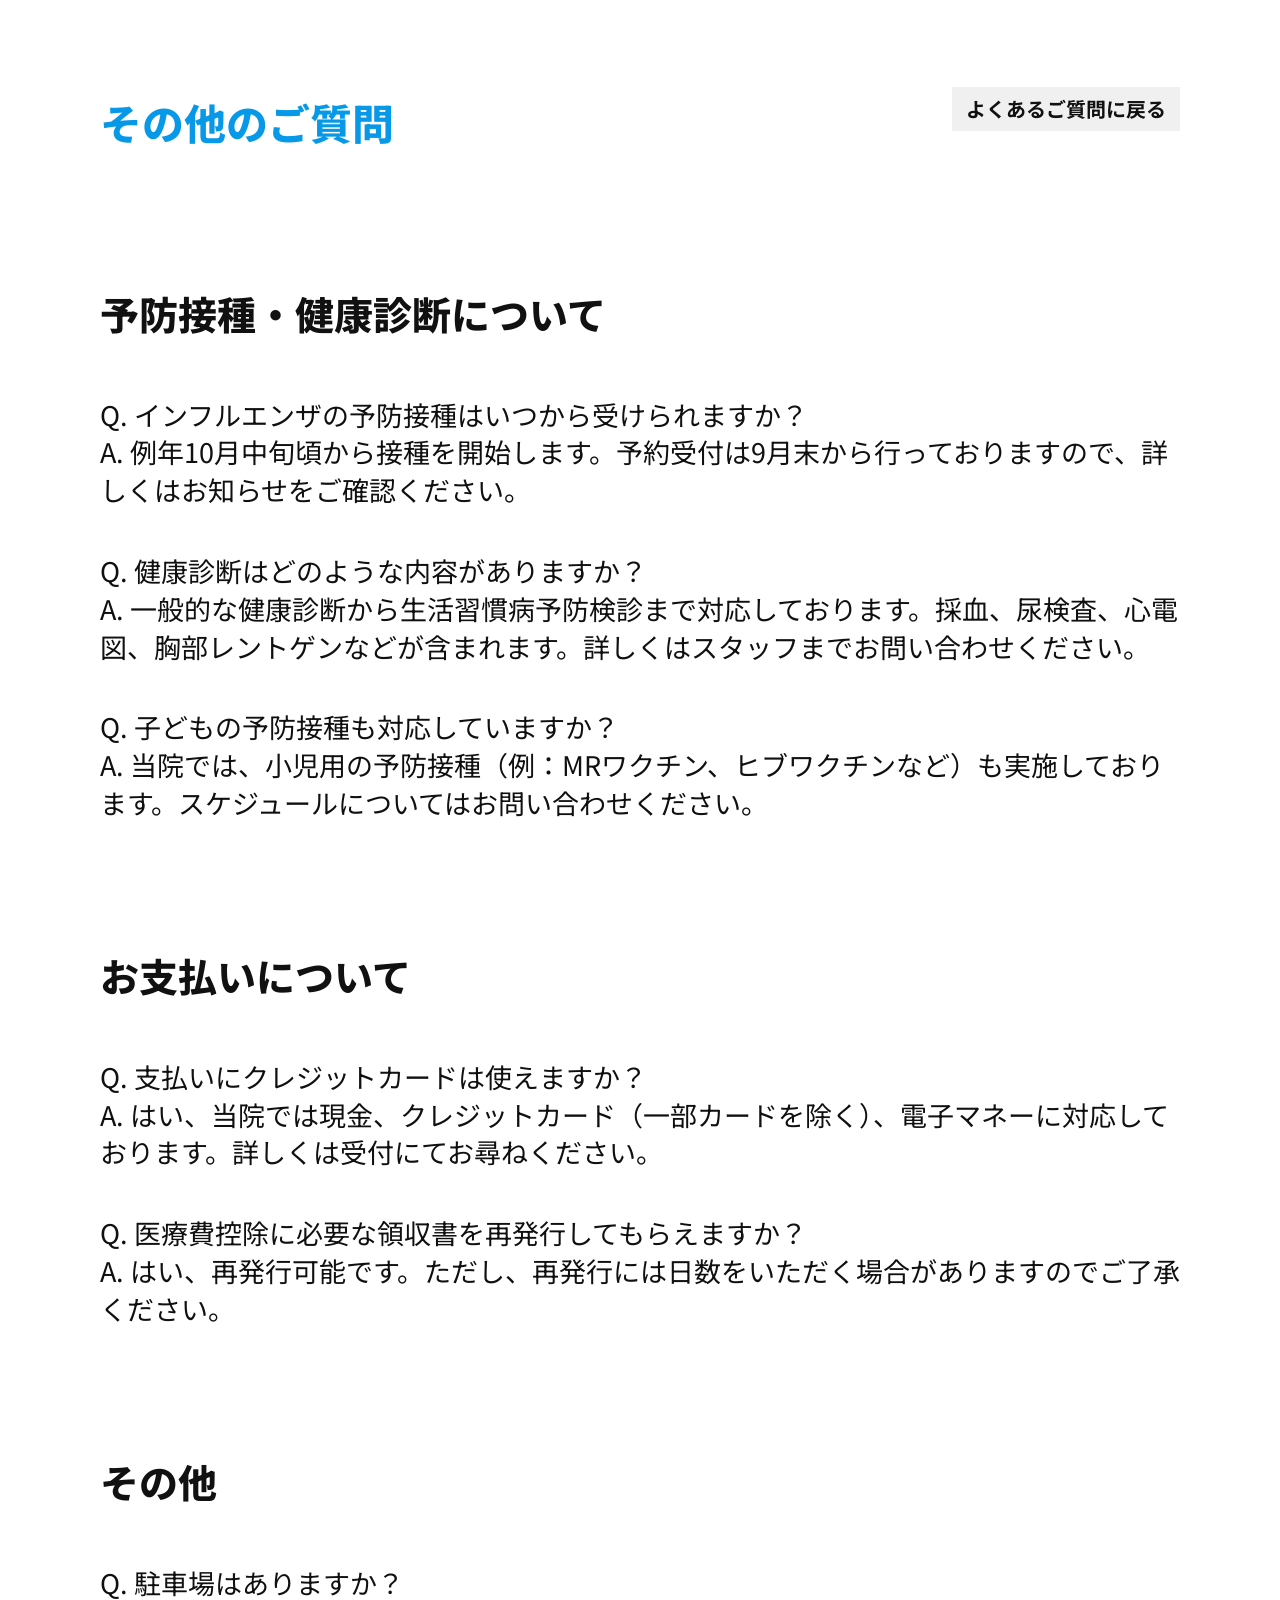
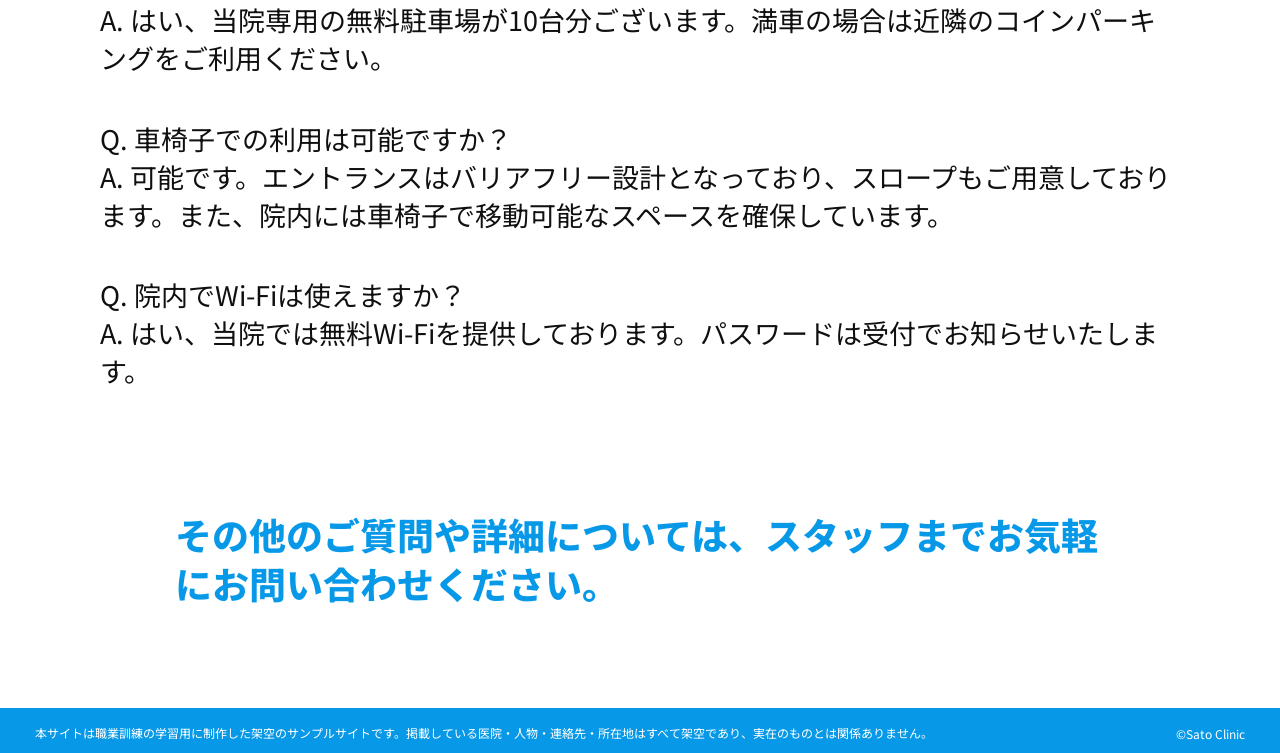
<file: faq.html>
<!DOCTYPE html>
<html lang="ja">
<head>
  <meta charset="UTF-8">
  <meta name="viewport" content="width=device-width, initial-scale=1.0">
  <meta name="robots" content="noindex, nofollow">
  <meta name="description" content="職業訓練の学習用に制作した架空の佐藤医院のサンプルサイトです。">
  <title>よくあるご質問 | 佐藤医院（学習用サンプル）</title>
  <link rel="preconnect" href="https://fonts.googleapis.com">
  <link rel="preconnect" href="https://fonts.gstatic.com" crossorigin>
  <link href="https://fonts.googleapis.com/css2?family=Noto+Sans+JP:wght@400;500;600;700;800&display=swap" rel="stylesheet">
  <link rel="stylesheet" href="./css/style.css">
  <script src="./js/scroll-reveal.js" defer></script>
</head>
<body class="detail-body">
<main class="detail-page detail-faq" id="page-top"><div class="detail-content"><div class="detail-topbar"><h1>その他のご質問</h1><a class="detail-back" href="./#faq">よくあるご質問に戻る</a></div><div class="faq-detail-list"><section class="faq-detail-group"><h2>予防接種・健康診断について</h2><div class="faq-item"><p>Q. インフルエンザの予防接種はいつから受けられますか？</p><p>A. 例年10月中旬頃から接種を開始します。予約受付は9月末から行っておりますので、詳しくはお知らせをご確認ください。</p></div><div class="faq-item"><p>Q. 健康診断はどのような内容がありますか？</p><p>A. 一般的な健康診断から生活習慣病予防検診まで対応しております。採血、尿検査、心電図、胸部レントゲンなどが含まれます。詳しくはスタッフまでお問い合わせください。</p></div><div class="faq-item"><p>Q. 子どもの予防接種も対応していますか？</p><p>A. 当院では、小児用の予防接種（例：MRワクチン、ヒブワクチンなど）も実施しております。スケジュールについてはお問い合わせください。</p></div></section><section class="faq-detail-group"><h2>お支払いについて</h2><div class="faq-item"><p>Q. 支払いにクレジットカードは使えますか？</p><p>A. はい、当院では現金、クレジットカード（一部カードを除く）、電子マネーに対応しております。詳しくは受付にてお尋ねください。</p></div><div class="faq-item"><p>Q. 医療費控除に必要な領収書を再発行してもらえますか？</p><p>A. はい、再発行可能です。ただし、再発行には日数をいただく場合がありますのでご了承ください。</p></div></section><section class="faq-detail-group"><h2>その他</h2><div class="faq-item"><p>Q. 駐車場はありますか？</p><p>A. はい、当院専用の無料駐車場が10台分ございます。満車の場合は近隣のコインパーキングをご利用ください。</p></div><div class="faq-item"><p>Q. 車椅子での利用は可能ですか？</p><p>A. 可能です。エントランスはバリアフリー設計となっており、スロープもご用意しております。また、院内には車椅子で移動可能なスペースを確保しています。</p></div><div class="faq-item"><p>Q. 院内でWi-Fiは使えますか？</p><p>A. はい、当院では無料Wi-Fiを提供しております。パスワードは受付でお知らせいたします。</p></div></section><p class="faq-closing">その他のご質問や詳細については、スタッフまでお気軽にお問い合わせください。</p></div></div></main><footer class="site-footer"><p class="footer-disclaimer">本サイトは職業訓練の学習用に制作した架空のサンプルサイトです。掲載している医院・人物・連絡先・所在地はすべて架空であり、実在のものとは関係ありません。</p><p class="footer-copyright">©Sato Clinic</p></footer>
</body>
</html>
</file>
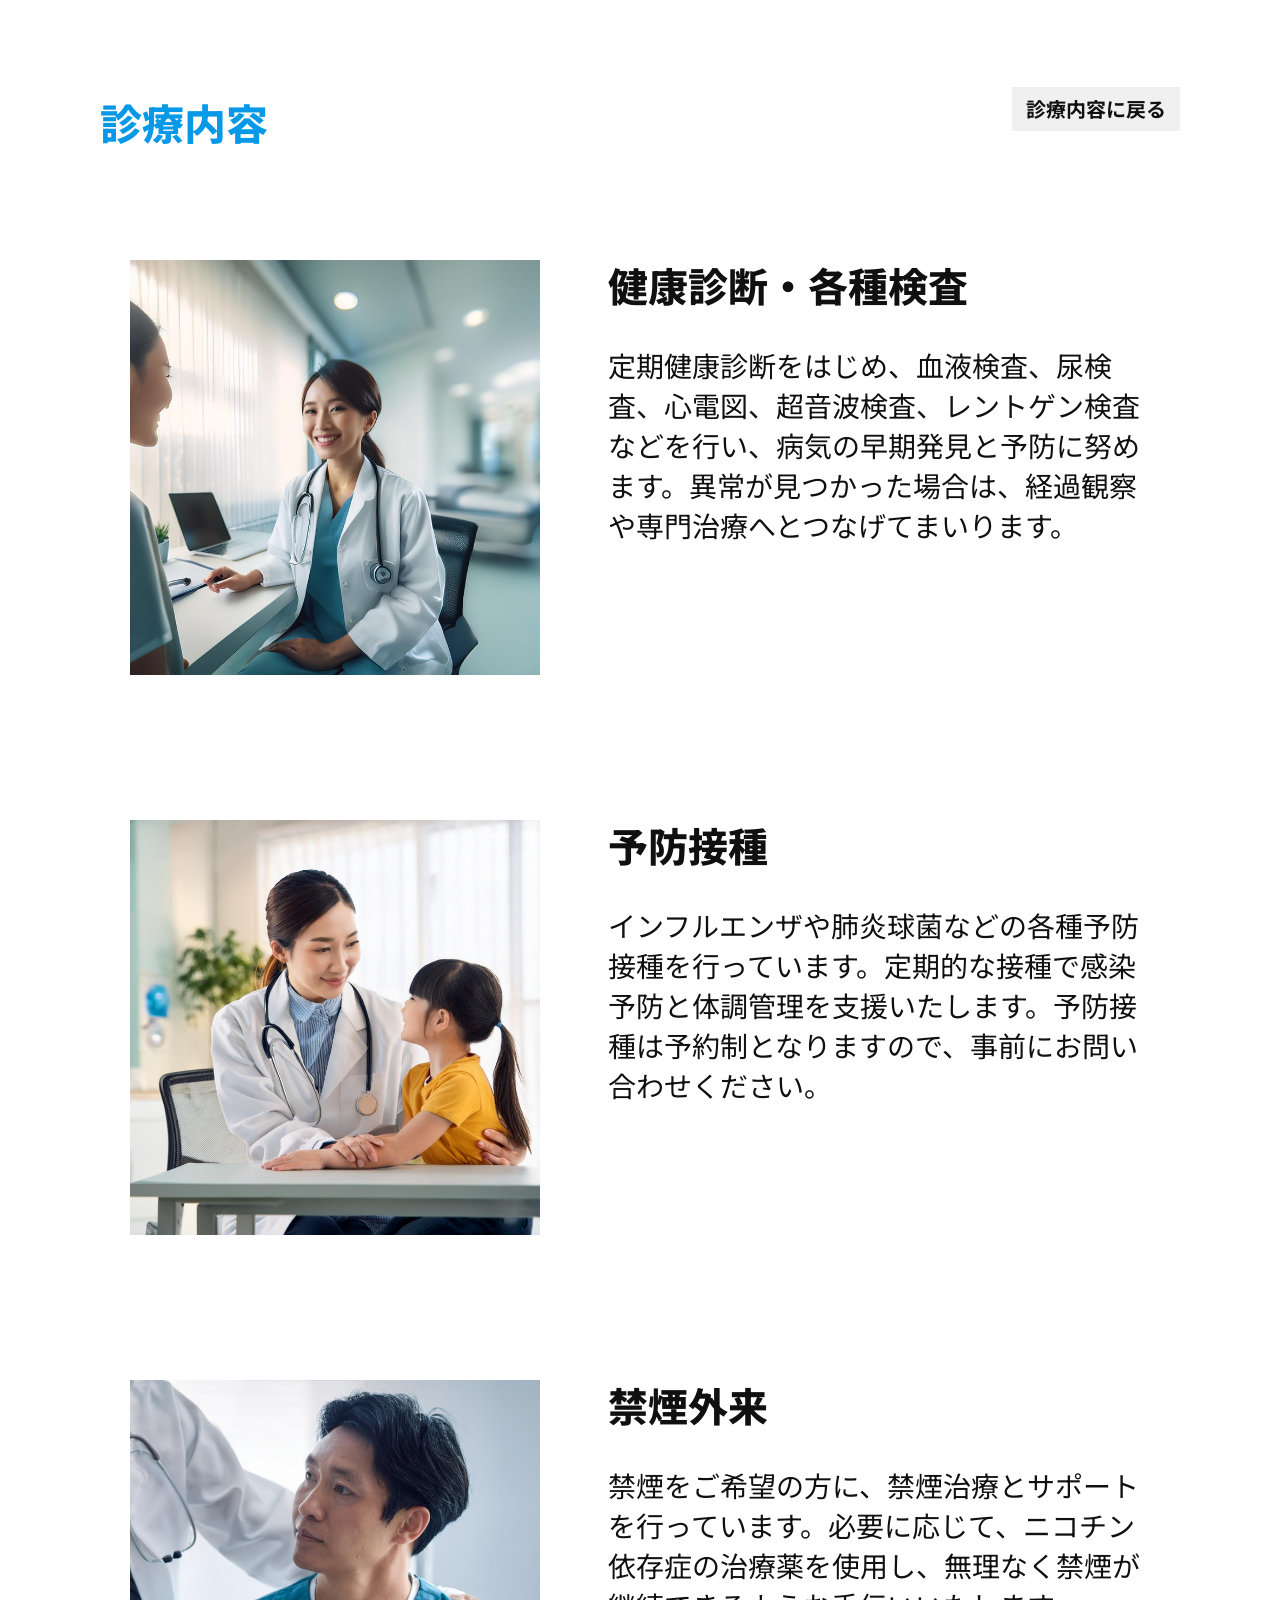
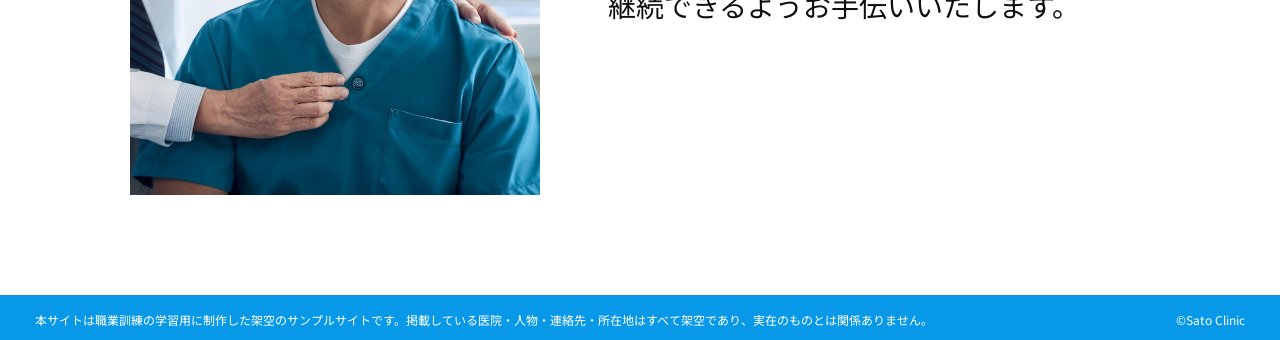
<file: medical.html>
<!DOCTYPE html>
<html lang="ja">
<head>
  <meta charset="UTF-8">
  <meta name="viewport" content="width=device-width, initial-scale=1.0">
  <meta name="robots" content="noindex, nofollow">
  <meta name="description" content="職業訓練の学習用に制作した架空の佐藤医院のサンプルサイトです。">
  <title>診療内容 | 佐藤医院（学習用サンプル）</title>
  <link rel="preconnect" href="https://fonts.googleapis.com">
  <link rel="preconnect" href="https://fonts.gstatic.com" crossorigin>
  <link href="https://fonts.googleapis.com/css2?family=Noto+Sans+JP:wght@400;500;600;700;800&display=swap" rel="stylesheet">
  <link rel="stylesheet" href="./css/style.css">
  <script src="./js/scroll-reveal.js" defer></script>
</head>
<body class="detail-body">
<main class="detail-page detail-medical" id="page-top"><div class="detail-content"><div class="detail-topbar"><h1>診療内容</h1><a class="detail-back" href="./#medical">診療内容に戻る</a></div><div class="detail-medical-list"><article class="media-row medical-row"><img src="./assets/Medical_Image/medical_4.jpg" alt="健康診断・各種検査の診療風景" loading="lazy"><div class="row-copy"><h3>健康診断・各種検査</h3><p>定期健康診断をはじめ、血液検査、尿検査、心電図、超音波検査、レントゲン検査などを行い、病気の早期発見と予防に努めます。異常が見つかった場合は、経過観察や専門治療へとつなげてまいります。</p></div></article><article class="media-row medical-row"><img src="./assets/Patient_Image/patient_10.jpg" alt="予防接種の診療風景" loading="lazy"><div class="row-copy"><h3>予防接種</h3><p>インフルエンザや肺炎球菌などの各種予防接種を行っています。定期的な接種で感染予防と体調管理を支援いたします。予防接種は予約制となりますので、事前にお問い合わせください。</p></div></article><article class="media-row medical-row"><img src="./assets/Patient_Image/patient_6.jpg" alt="禁煙外来の診療風景" loading="lazy"><div class="row-copy"><h3>禁煙外来</h3><p>禁煙をご希望の方に、禁煙治療とサポートを行っています。必要に応じて、ニコチン依存症の治療薬を使用し、無理なく禁煙が継続できるようお手伝いいたします。</p></div></article></div></div></main><footer class="site-footer"><p class="footer-disclaimer">本サイトは職業訓練の学習用に制作した架空のサンプルサイトです。掲載している医院・人物・連絡先・所在地はすべて架空であり、実在のものとは関係ありません。</p><p class="footer-copyright">©Sato Clinic</p></footer>
</body>
</html>
</file>
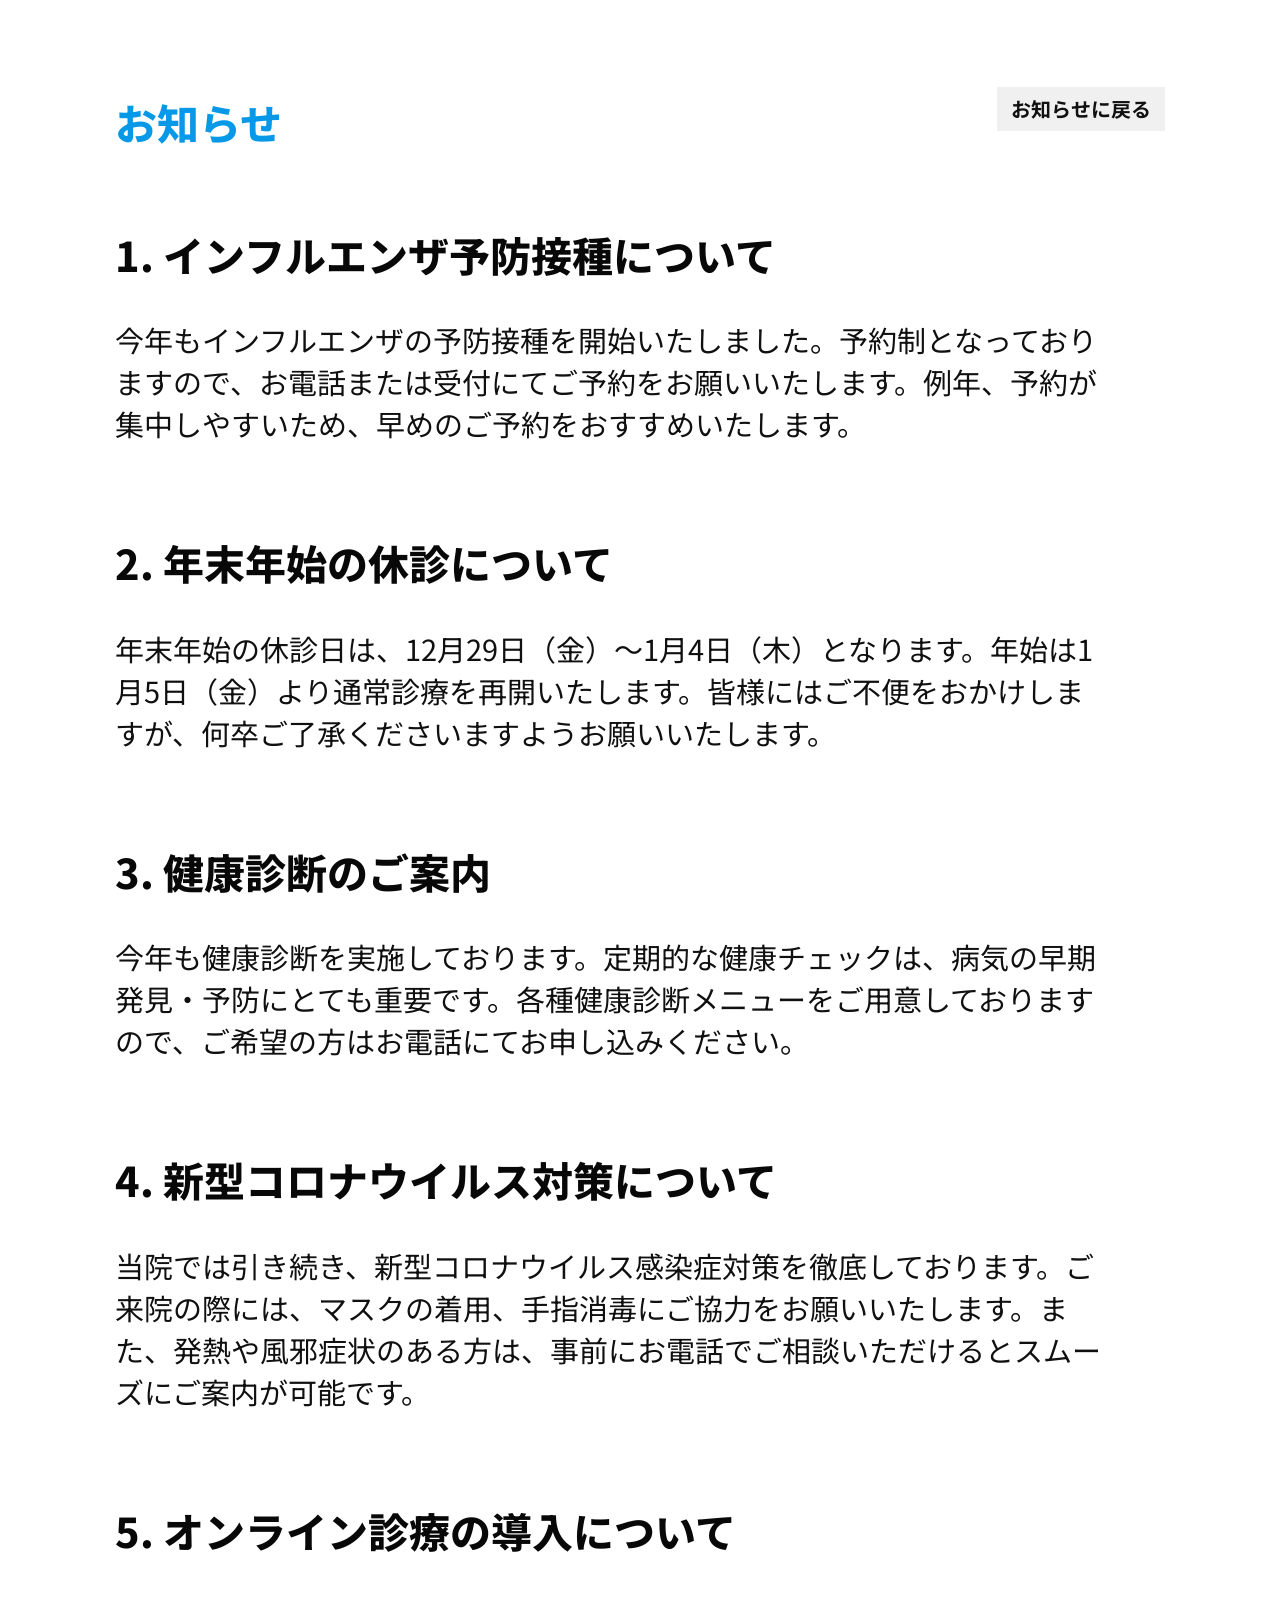
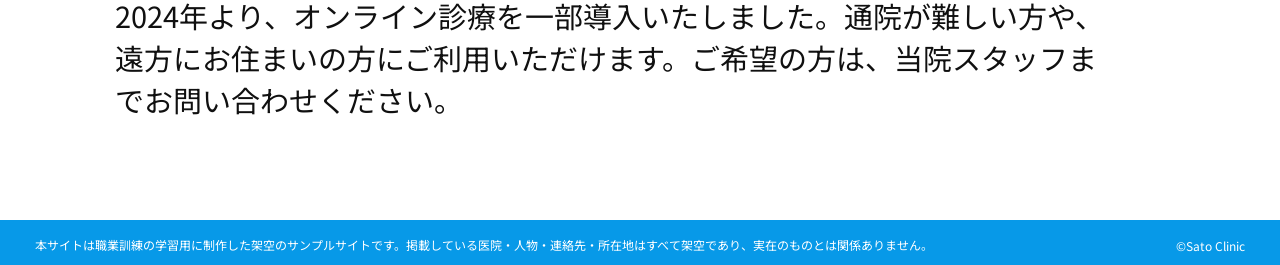
<file: news.html>
<!DOCTYPE html>
<html lang="ja">
<head>
  <meta charset="UTF-8">
  <meta name="viewport" content="width=device-width, initial-scale=1.0">
  <meta name="robots" content="noindex, nofollow">
  <meta name="description" content="職業訓練の学習用に制作した架空の佐藤医院のサンプルサイトです。">
  <title>お知らせ | 佐藤医院（学習用サンプル）</title>
  <link rel="preconnect" href="https://fonts.googleapis.com">
  <link rel="preconnect" href="https://fonts.gstatic.com" crossorigin>
  <link href="https://fonts.googleapis.com/css2?family=Noto+Sans+JP:wght@400;500;600;700;800&display=swap" rel="stylesheet">
  <link rel="stylesheet" href="./css/style.css">
  <script src="./js/scroll-reveal.js" defer></script>
</head>
<body class="detail-body">
<main class="detail-page detail-news" id="page-top"><div class="detail-content"><div class="detail-topbar"><h1>お知らせ</h1><a class="detail-back" href="./#news">お知らせに戻る</a></div><div class="news-detail-list"><article class="news-detail" id="news-1"><h2>1. インフルエンザ予防接種について</h2><p>今年もインフルエンザの予防接種を開始いたしました。予約制となっておりますので、お電話または受付にてご予約をお願いいたします。例年、予約が集中しやすいため、早めのご予約をおすすめいたします。</p></article><article class="news-detail" id="news-2"><h2>2. 年末年始の休診について</h2><p>年末年始の休診日は、12月29日（金）〜1月4日（木）となります。年始は1月5日（金）より通常診療を再開いたします。皆様にはご不便をおかけしますが、何卒ご了承くださいますようお願いいたします。</p></article><article class="news-detail" id="news-3"><h2>3. 健康診断のご案内</h2><p>今年も健康診断を実施しております。定期的な健康チェックは、病気の早期発見・予防にとても重要です。各種健康診断メニューをご用意しておりますので、ご希望の方はお電話にてお申し込みください。</p></article><article class="news-detail" id="news-4"><h2>4. 新型コロナウイルス対策について</h2><p>当院では引き続き、新型コロナウイルス感染症対策を徹底しております。ご来院の際には、マスクの着用、手指消毒にご協力をお願いいたします。また、発熱や風邪症状のある方は、事前にお電話でご相談いただけるとスムーズにご案内が可能です。</p></article><article class="news-detail" id="news-5"><h2>5. オンライン診療の導入について</h2><p>2024年より、オンライン診療を一部導入いたしました。通院が難しい方や、遠方にお住まいの方にご利用いただけます。ご希望の方は、当院スタッフまでお問い合わせください。</p></article></div></div></main><footer class="site-footer"><p class="footer-disclaimer">本サイトは職業訓練の学習用に制作した架空のサンプルサイトです。掲載している医院・人物・連絡先・所在地はすべて架空であり、実在のものとは関係ありません。</p><p class="footer-copyright">©Sato Clinic</p></footer>
</body>
</html>
</file>
<file: css/style.css>
:root{--blue:#0799e8;--nav:#006ba9;--green:#2cc65b;--ink:#101010;--paper:#fff;--gray:#d0d0d0}
*{box-sizing:border-box}
html{scroll-behavior:smooth}
body{margin:0;color:var(--ink);background:var(--paper);font-family:'Noto Sans JP',sans-serif;font-weight:400;-webkit-font-smoothing:antialiased}
img{display:block;max-width:100%}
a{color:inherit;text-decoration:none}
a:focus-visible{outline:3px solid var(--blue);outline-offset:4px}
p,h1,h2,h3,ul,ol{margin-top:0}
p{line-height:1.43}
h2{color:var(--blue)}
.home-page{min-width:1200px}
.site-header{height:225px;padding:35px 50px 20px;position:relative}
.header-top{display:flex;align-items:flex-start;gap:66px}
.brand{display:block;flex:0 0 270px}
.brand img{width:255px;height:auto}
.main-nav{flex:1;display:flex;justify-content:space-between;gap:20px;padding-top:11px}
.main-nav a{display:flex;justify-content:center;align-items:center;min-width:119px;height:30px;border-radius:28px;background:var(--nav);color:white;font-size:14px;white-space:nowrap;transition:background .15s}
.main-nav a:hover,.main-nav a:focus-visible{background:#0097da}
.header-info{position:absolute;right:48px;top:100px;display:flex;gap:65px;align-items:flex-start}
.access-lead{color:var(--blue);font-size:22px;font-weight:800;line-height:1.35;text-align:center;white-space:nowrap;margin:7px 0 0}
.header-contact{display:grid;grid-template-columns:105px auto;gap:5px 8px;min-width:282px;margin:0;font-size:12px;line-height:1.45}
.header-contact dt,.header-contact dd{margin:0;white-space:nowrap}
.hero{width:100%;height:875px;position:relative;overflow:hidden}
.hero img{width:100%;height:100%;object-fit:cover;object-position:center center}
.hero h1{position:absolute;right:7.5%;top:49px;color:white;font-size:60px;line-height:1.2;font-weight:800;letter-spacing:.01em;text-shadow:0 1px 2px #0002;margin:0}
.hours-section{padding-top:155px}
.hours-wrap{max-width:1005px;margin:0 auto}
.hours-table{width:100%;table-layout:fixed;border-collapse:separate;border-spacing:7px 9px;font-weight:500;text-align:center;font-size:20px}
.hours-table th,.hours-table td{height:61px;padding:8px 3px;vertical-align:middle}
.hours-table thead th{background:var(--green);color:#fff;font-weight:500}
.hours-table th:first-child{width:138px}
.hours-table tbody th{background:var(--blue);color:white;font-weight:400}
.hours-table tbody td{background:#d0d0d0;color:#111;font-size:29px}
.hours-notes{text-align:center;margin:13px 0 0;font-size:20px;font-weight:700;line-height:1.35}
.hours-notes p{line-height:1.28;margin:0}
.clinic-gallery{display:grid;grid-template-columns:repeat(3,minmax(0,365px));justify-content:space-between;gap:65px;padding:80px 30px 60px;max-width:1440px;margin:auto}
.clinic-gallery img{width:100%;height:225px;object-fit:cover}
.home-section{width:100%;scroll-margin-top:24px}
.home-section h2,.about-preview h2{font-size:45px;font-weight:800;line-height:1.3}
.news-section{padding-top:32px}
.news-layout{width:calc(100% - 200px);max-width:1190px;margin:auto;display:grid;grid-template-columns:380px 1fr;column-gap:90px;align-items:start}
.news-visual{width:380px;height:510px;object-fit:cover;object-position:72% 50%}
.news-copy h2{margin:0 0 35px}
.news-links{list-style:none;padding:0;margin:0}
.news-links li{margin:0 0 52px;font-size:30px;line-height:1.48}
.news-links a:hover{text-decoration:underline;color:var(--nav)}
.pill-link{display:block;width:210px;max-width:100%;text-align:center;border-radius:100px;background:#d0d0d0;font-size:15px;line-height:1.2;padding:10px 18px;transition:background .2s}
.pill-link:hover{background:#a7d9ed}
.news-copy>.pill-link{margin-left:auto;margin-top:35px}
.section-heading{text-align:center;margin-bottom:65px}
.greeting-section{padding-top:48px}
.media-row{display:grid;grid-template-columns:375px minmax(0,1fr);gap:80px;align-items:start;max-width:1040px;margin-left:auto;margin-right:auto}
.media-row>img{width:375px;height:380px;object-fit:cover}
.media-row .row-copy{min-width:0;font-size:29px;line-height:1.38}
.media-row .row-copy p{line-height:1.32;margin:0 0 24px}
.greeting-row{max-width:1090px;grid-template-columns:375px minmax(0,1fr);gap:82px}
.greeting-row>img{height:415px;object-position:86% 50%}
.greeting-sign{text-align:right;margin-top:68px!important;font-size:21px;font-weight:700}
.medical-section{padding-top:100px}
.medical-list{margin-top:95px}
.medical-row{margin-bottom:145px}
.medical-row>img{height:380px}
.medical-row h3{font-size:42px;line-height:1.25;margin:0 0 45px;font-weight:800}
.medical-row p{font-size:29px;line-height:1.4!important}
.section-action{text-align:right}
.medical-section .section-action{max-width:1160px;margin:-25px auto 50px}
.section-action .pill-link{display:inline-block}
.about-preview{max-width:1175px;min-height:605px;background:var(--gray);margin:75px auto 0;padding:85px 75px;display:grid;grid-template-columns:375px 1fr;gap:65px;scroll-margin-top:28px}
.about-preview>img{width:375px;height:380px;object-fit:cover}
.about-preview-copy{display:flex;flex-direction:column;min-height:380px}
.about-preview-copy h2{margin:0 0 8px}
.about-preview-copy p{font-size:29px;line-height:1.35;margin:0}
.about-preview-copy .pill-link{background:#f7f7f7;margin:28px 32px 0 auto}
.staff-section{padding-top:45px}
.staff-section .section-heading{margin-bottom:66px}
.section-intro{max-width:1040px;margin:0 auto 70px;font-size:28px;line-height:1.45}
.staff-row{max-width:1040px;grid-template-columns:380px 1fr;gap:70px;align-items:center;margin-bottom:130px}
.staff-row>img{width:380px;height:380px}
.staff-row h3{font-size:41px;line-height:1.3;margin:0 0 34px;font-weight:800}
.staff-row ul{font-size:28px;line-height:1.35;padding-left:1.3em;margin:0}
.staff-row li{margin-bottom:3px}
.access-section{padding:55px 0 100px}
.access-grid{max-width:1250px;margin:auto;display:grid;grid-template-columns:560px 1fr;gap:30px;align-items:start}
.access-grid>img{width:560px;height:550px;object-fit:cover}
.access-copy h2{font-size:46px;margin:-13px 0 50px}
.access-copy h3{font-size:44px;line-height:1.22;margin:0 0 25px}
.access-copy p,.access-copy ul{font-size:27px;line-height:1.45}
.access-copy p{margin-bottom:13px}
.access-copy ul{padding-left:1.4em;margin-bottom:15px}
.access-copy li{margin-bottom:12px}
.access-copy .address-line{font-size:27px;font-weight:700;white-space:nowrap}
.access-copy .access-small{font-size:14px;margin-bottom:30px}
.faq-preview{padding-top:45px}
.faq-preview .section-heading{margin-bottom:65px}
.faq-preview-inner{max-width:985px;margin:0 auto}
.faq-preview-inner h3{font-size:29px;font-weight:400;margin:0 0 55px}
.faq-item{margin-bottom:40px;font-size:28px;line-height:1.4}
.faq-item p{margin:0;line-height:1.4}
.faq-preview .section-action{padding:45px 0 0}
.bottom-info{padding:120px 0 90px}
.bottom-info .hours-wrap{margin-bottom:110px}
.bottom-info .section-heading{margin-bottom:50px}
.back-to-top{max-width:985px;margin:45px auto 0}
.subjects{max-width:990px;margin:auto;padding:0;display:flex;flex-wrap:wrap;justify-content:space-evenly;gap:20px 90px;font-size:31px;line-height:1.7}
.subjects li:nth-child(n+4){flex-basis:100%;text-align:center;list-style-position:inside}
.bottom-message{font-size:44px;color:var(--blue);font-weight:800;text-align:center;margin:75px auto 0;line-height:1.45}
.site-footer{width:100%;background:var(--blue);color:white;padding:16px 35px 11px;font-size:12px;display:flex;gap:30px;align-items:center;justify-content:space-between}
.footer-disclaimer{margin:0;line-height:1.5}
.footer-copyright{white-space:nowrap;margin:0}
/* Subpages: fixed centered reading columns to avoid left drift; content-driven height to avoid empty bottom pages. */
.detail-body{min-width:1100px}
.detail-page{padding:95px 0 100px}
.detail-content{max-width:1040px;width:calc(100% - 100px);margin:0 auto}
.detail-topbar{display:flex;align-items:flex-start;justify-content:space-between;gap:20px;margin-bottom:76px}
.detail-topbar h1{font-size:42px;line-height:1.3;color:var(--blue);font-weight:800;margin:0}
.detail-back{background:#f0f0f0;padding:8px 14px;color:#111;white-space:nowrap;font-weight:700;font-size:20px;line-height:1.4;margin-top:-8px}
.detail-back:hover{background:#d7ecf7}
.detail-news .detail-content{max-width:1050px}
.news-detail-list{max-width:990px}
.news-detail{margin-bottom:90px;scroll-margin-top:60px}
.news-detail:last-child{margin-bottom:0}
.news-detail h2{font-size:41px;font-weight:800;line-height:1.4;color:#080808;margin-bottom:35px}
.news-detail p{font-size:29px;line-height:1.45;margin:0}
.detail-medical .detail-content{max-width:1080px}
.detail-medical .detail-topbar{margin-bottom:110px}
.detail-medical-list{max-width:1020px;margin:auto}
.detail-medical .medical-row{grid-template-columns:410px 1fr;gap:68px;align-items:start;margin:0 0 145px}
.detail-medical .medical-row:last-child{margin-bottom:0}
.detail-medical .medical-row img{width:410px;height:415px}
.detail-medical .medical-row .row-copy{font-size:29px}
.detail-medical .medical-row h3{font-size:40px;margin:0 0 35px}
.detail-medical .medical-row p{font-size:28px;line-height:1.43!important}
.detail-about .detail-content{max-width:1110px}
.detail-about .detail-topbar{margin-bottom:72px}
.about-detail-section{margin-bottom:132px}
.about-detail-section:last-child{margin-bottom:0}
.about-detail-section h2{font-size:39px;color:#111;font-weight:800;margin:0 0 52px;line-height:1.3}
.about-detail-section p{font-size:27px;line-height:1.43;margin:0}
.about-detail-section ul{padding-left:1.4em;margin:4px 0 0}
.detail-faq .detail-content{max-width:1080px}
.detail-faq .detail-topbar{margin-bottom:135px}
.faq-detail-group{margin:0 0 125px}
.faq-detail-group:last-of-type{margin-bottom:0}
.faq-detail-group h2{font-size:39px;color:#111;font-weight:800;margin:0 0 55px}
.faq-detail-group .faq-item{font-size:27px;line-height:1.4;margin-bottom:43px}
.faq-closing{color:var(--blue);font-size:37px;font-weight:800;line-height:1.33;max-width:930px;margin:120px auto 0;text-align:left}
@media(max-width:1200px){.home-page{min-width:1200px}.site-header{width:1200px}.hero,.site-footer{min-width:1200px}.main-nav{gap:10px}.main-nav a{min-width:105px}.header-top{gap:34px}.hero h1{font-size:54px}.access-grid{padding:0 35px;grid-template-columns:520px 1fr}.access-grid>img{width:520px}.access-copy .address-line{white-space:normal}}

.access-detail-link{max-width:985px;margin:24px auto 0;text-align:right}
.detail-access .detail-content{max-width:1080px}
.detail-access .detail-topbar{margin-bottom:55px}
.detail-access .access-intro{font-size:25px;line-height:1.5;margin-bottom:55px}
.detail-access section{margin-bottom:95px}
.detail-access section:last-child{margin-bottom:0}
.detail-access section>h2{font-size:37px;color:#111;margin-bottom:28px}
.detail-access section>p,.detail-access section>ul{font-size:25px;line-height:1.55}
.detail-access-map{display:grid;grid-template-columns:46% 1fr;gap:36px;align-items:start}
.detail-access-map img{width:100%}
.detail-access-map p{font-size:25px;line-height:1.5}
.detail-access .hours-table{font-size:17px}
.detail-access .hours-notes{font-size:18px}

/* Person-centered framing: preserve source images and box dimensions while
   choosing a suitable focal point for each individual landscape photo. */
/* Medical photos: fill the fixed 375x380 image frame without letterboxing.
   Position the crop so the clinician on the left remains visible through the ear. */
.medical-list .medical-row:nth-child(1) > img {
  object-fit:cover;
  object-position:20% 50%;
}
.medical-list .medical-row:nth-child(2) > img { object-position:0% 50%; }
.medical-list .medical-row:nth-child(3) > img { object-position:50% 50%; }
.medical-list .medical-row:nth-child(4) > img {
  object-fit:cover;
  object-position:33% 50%;
}
.staff-list .staff-row:nth-child(1) > img { object-position:95% 50%; }
.staff-list .staff-row:nth-child(2) > img { object-position:100% 50%; }
.staff-list .staff-row:nth-child(3) > img { object-position:45% 50%; }
.staff-list .staff-row:nth-child(4) > img { object-position:0% 50%; }
.detail-medical-list .medical-row:nth-child(1) > img { object-position:47% 50%; }
.detail-medical-list .medical-row:nth-child(2) > img { object-position:100% 50%; }
.detail-medical-list .medical-row:nth-child(3) > img { object-position:88% 50%; }

/* JavaScript adds these classes only when scroll animations are supported. */
.scroll-reveal {
  opacity: 0;
  transform: translateY(28px);
  transition: opacity 0.8s ease-out, transform 0.8s ease-out;
}
.scroll-reveal.is-visible {
  opacity: 1;
  transform: translateY(0);
}
@media (prefers-reduced-motion: reduce) {
  html { scroll-behavior: auto; }
  .scroll-reveal {
    opacity: 1;
    transform: none;
    transition: none;
  }
}
@media print {
  .scroll-reveal {
    opacity: 1;
    transform: none;
    transition: none;
  }
}

/* Keep wide tables inside their own scroll area, rather than widening the page. */
.hours-table-scroll { overflow-x: auto; }
.hours-table-scroll:focus-visible,
.clinic-gallery:focus-visible { outline: 3px solid var(--nav); outline-offset: 3px; }
.gallery-dots { display: none; }
.gallery-dots[hidden] { display: none; }

/* Tablet and smaller laptops. Desktop dimensions above this breakpoint are preserved. */
@media (max-width: 1200px) {
  .home-page, .detail-body { min-width: 0; }
  .site-header { width: 100%; height: auto; padding: 28px 24px; }
  .header-top { flex-direction: column; align-items: center; gap: 24px; }
  .brand { flex: none; }
  .main-nav { width: 100%; flex-wrap: wrap; justify-content: center; gap: 12px; padding: 0; }
  .main-nav a { min-width: 0; flex: 1 1 120px; max-width: 180px; height: auto; min-height: 44px; }
  .header-info { position: static; justify-content: center; flex-wrap: wrap; gap: 24px 40px; margin-top: 24px; }
  .access-lead { white-space: normal; }
  .hero, .site-footer { min-width: 0; }
  .hero { height: clamp(360px, 60vw, 720px); }
  .hero h1 { font-size: clamp(30px, 4.5vw, 54px); }
  .hours-section { padding: 70px 24px 0; }
  .hours-table { min-width: 580px; }
  .hours-notes { font-size: 17px; }
  .clinic-gallery { gap: 24px; padding: 60px 24px; }
  .clinic-gallery img { height: auto; aspect-ratio: 365 / 225; }
  .home-section { padding-left: 24px; padding-right: 24px; }
  .news-layout { width: 100%; grid-template-columns: 32% minmax(0, 1fr); gap: 32px; }
  .news-visual { width: 100%; height: 450px; }
  .news-links li { font-size: 24px; margin-bottom: 28px; }
  .media-row, .greeting-row, .staff-row,
  .detail-medical .medical-row { grid-template-columns: 36% minmax(0, 1fr); gap: 32px; }
  .media-row > img, .staff-row > img, .detail-medical .medical-row img { width: 100%; height: auto; aspect-ratio: 1; }
  .media-row .row-copy, .medical-row p, .staff-row ul,
  .detail-medical .medical-row p { font-size: 22px; }
  .medical-row h3, .staff-row h3, .detail-medical .medical-row h3 { font-size: 30px; margin-bottom: 24px; }
  .section-intro { font-size: 22px; }
  .about-preview { margin-left: 24px; margin-right: 24px; padding: 40px; gap: 32px; grid-template-columns: 36% minmax(0, 1fr); min-height: 0; }
  .about-preview > img { width: 100%; height: auto; aspect-ratio: 1; }
  .about-preview-copy { min-width: 0; min-height: 0; }
  .about-preview-copy p { font-size: 22px; }
  .access-grid { padding: 0; grid-template-columns: 42% minmax(0, 1fr); gap: 28px; }
  .access-grid > img { width: 100%; height: auto; }
  .access-copy { min-width: 0; }
  .access-copy h2 { font-size: 38px; margin: 0 0 28px; }
  .access-copy h3 { font-size: 30px; }
  .access-copy p, .access-copy ul, .access-copy .address-line { font-size: 21px; }
  .access-copy p, .header-contact dd { overflow-wrap: anywhere; }
  .faq-item { font-size: 22px; }
  .subjects { gap: 16px 40px; font-size: 24px; padding-left: 24px; }
  .bottom-message { font-size: 32px; }
  .site-footer { flex-wrap: wrap; gap: 16px; }
  .detail-content { width: calc(100% - 48px); }
  .detail-topbar h1 { font-size: 36px; }
  .detail-back { white-space: normal; font-size: 17px; min-height: 44px; }
  .news-detail h2, .about-detail-section h2, .faq-detail-group h2 { font-size: 30px; }
  .news-detail p, .about-detail-section p, .about-detail-section ul,
  .faq-detail-group .faq-item { font-size: 22px; }
  .faq-closing { font-size: 28px; }
  .detail-access-map { grid-template-columns: 44% minmax(0, 1fr); gap: 24px; }
  .detail-access-map p { overflow-wrap: anywhere; }
}

@media (max-width: 767px) {
  body { overflow-wrap: break-word; }
  .site-header { padding: 24px 20px; }
  .brand img { width: 210px; }
  .main-nav { display: grid; grid-template-columns: repeat(3, minmax(0, 1fr)); gap: 10px 8px; }
  .main-nav a { font-size: 12px; width: 100%; max-width: none; padding: 8px 2px; }
  .header-info { flex-direction: column; align-items: center; gap: 18px; }
  .access-lead { font-size: 17px; }
  .header-contact { min-width: 0; width: 100%; max-width: 320px; grid-template-columns: 90px minmax(0, 1fr); font-size: 12px; }
  .header-contact dt, .header-contact dd { white-space: normal; }
  .hero { height: clamp(280px, 75vw, 480px); }
  .hero h1 { font-size: clamp(24px, 5.5vw, 38px); top: 28px; right: 20px; left: 20px; text-align: right; }
  .hours-section { padding: 40px 20px 0; }
  .hours-table, .detail-access .hours-table { font-size: 14px; border-spacing: 3px 5px; }
  .hours-table th:first-child { width: 110px; }
  .hours-table th, .hours-table td { height: 48px; }
  .hours-table tbody td { font-size: 23px; }
  .hours-notes, .detail-access .hours-notes { font-size: 14px; text-align: left; }
  .hours-notes p { line-height: 1.7; }

  .photoframe { padding: 36px 20px; min-width: 0; }
  .clinic-gallery {
    display: flex;
    gap: 16px;
    padding: 0;
    overflow-x: auto;
    scroll-snap-type: x mandatory;
    overscroll-behavior-x: contain;
    scrollbar-width: none;
    border-radius: 8px;
  }
  .clinic-gallery::-webkit-scrollbar { display: none; }
  .clinic-gallery img { flex: 0 0 100%; width: 100%; min-width: 0; scroll-snap-align: start; }
  .gallery-dots { display: flex; justify-content: center; gap: 4px; padding-top: 8px; }
  .gallery-dot { display: grid; place-items: center; width: 44px; height: 44px; padding: 0; border: 0; background: transparent; cursor: pointer; }
  .gallery-dot::before { content: ''; width: 9px; height: 9px; border-radius: 50%; background: #b5b5b5; }
  .gallery-dot[aria-current="true"]::before { background: var(--nav); transform: scale(1.3); }
  .gallery-dot:focus-visible { outline: 3px solid var(--nav); outline-offset: -4px; border-radius: 50%; }

  .home-section { padding-left: 20px; padding-right: 20px; }
  .home-section h2, .about-preview h2 { font-size: 28px; }
  .section-heading, .staff-section .section-heading, .faq-preview .section-heading { margin-bottom: 28px; }
  .news-section { padding-top: 12px; }
  .news-layout, .media-row, .greeting-row, .staff-row,
  .detail-medical .medical-row, .about-preview,
  .access-grid, .detail-access-map { grid-template-columns: minmax(0, 1fr); gap: 24px; }
  .news-visual { height: auto; max-height: 360px; aspect-ratio: 4 / 3; }
  .news-copy h2 { margin-bottom: 24px; }
  .news-links li { font-size: 17px; line-height: 1.7; margin-bottom: 20px; }
  .news-links a { display: block; padding: 4px 0; }
  .pill-link { min-height: 44px; display: flex; align-items: center; justify-content: center; }
  .section-action .pill-link { display: inline-flex; }
  .greeting-section, .medical-section, .staff-section, .faq-preview { padding-top: 52px; }
  .media-row > img, .staff-row > img, .detail-medical .medical-row img { max-width: 440px; margin: auto; }
  .media-row .row-copy, .medical-row p, .staff-row ul,
  .detail-medical .medical-row .row-copy, .detail-medical .medical-row p { font-size: 17px; line-height: 1.8 !important; }
  .media-row .row-copy p { line-height: 1.8; margin-bottom: 20px; }
  .greeting-sign { font-size: 16px; margin-top: 28px !important; }
  .medical-list { margin-top: 32px; }
  .medical-row, .staff-row, .detail-medical .medical-row { margin-bottom: 48px; }
  .medical-row h3, .staff-row h3, .detail-medical .medical-row h3 { font-size: 24px; line-height: 1.5; margin-bottom: 16px; }
  .medical-section .section-action { margin: 0; }
  .about-preview { margin: 52px 20px 0; padding: 24px; }
  .about-preview > img { max-width: 440px; margin: auto; }
  .about-preview-copy h2 { margin-bottom: 20px; }
  .about-preview-copy p { font-size: 17px; line-height: 1.8; }
  .about-preview-copy .pill-link { margin: 24px 0 0 auto; }
  .section-intro { font-size: 17px; line-height: 1.8; margin-bottom: 28px; }
  .staff-row li { margin-bottom: 12px; }
  .access-section { padding-top: 12px; padding-bottom: 0; }
  .access-copy h2 { margin-bottom: 24px; }
  .access-copy h3 { font-size: 24px; margin-bottom: 16px; }
  .access-copy p, .access-copy ul, .access-copy .address-line { font-size: 17px; line-height: 1.8; }
  .access-copy .address-line { white-space: normal; }
  .access-copy .access-small { font-size: 14px; }
  .faq-preview-inner h3 { font-size: 21px; margin-bottom: 24px; }
  .faq-item { font-size: 17px; margin-bottom: 28px; }
  .faq-item p { line-height: 1.8; }
  .faq-item p + p { margin-top: 8px; }
  .faq-preview .section-action { padding-top: 4px; }
  .bottom-info { padding-top: 52px; padding-bottom: 48px; }
  .bottom-info .hours-wrap { margin-bottom: 48px; }
  .bottom-info .section-heading { margin-bottom: 24px; }
  .subjects { display: block; font-size: 18px; padding-left: 1.4em; }
  .subjects li, .subjects li:nth-child(n+4) { text-align: left; list-style-position: outside; margin-bottom: 10px; }
  .bottom-message { font-size: 23px; margin-top: 36px; line-height: 1.7; }
  .bottom-message br { display: none; }
  .site-footer { padding: 24px 20px; flex-direction: column; align-items: flex-start; font-size: 11px; }
  .footer-disclaimer { line-height: 1.8; }

  .detail-page { padding: 36px 0 52px; }
  .detail-content { width: calc(100% - 40px); }
  .detail-topbar { flex-direction: column; gap: 20px; }
  .detail-topbar h1 { font-size: 28px; }
  .detail-back { font-size: 15px; margin: 0; padding: 12px 14px; }
  .detail-page .detail-topbar { margin-bottom: 36px; }
  .news-detail, .about-detail-section, .faq-detail-group,
  .detail-access section { margin-bottom: 48px; }
  .news-detail h2, .about-detail-section h2, .faq-detail-group h2,
  .detail-access section > h2 { font-size: 23px; line-height: 1.6; margin-bottom: 20px; }
  .news-detail p, .about-detail-section p, .about-detail-section ul,
  .faq-detail-group .faq-item, .detail-access .access-intro,
  .detail-access section > p, .detail-access section > ul,
  .detail-access-map p { font-size: 17px; line-height: 1.8; }
  .faq-detail-group .faq-item { margin-bottom: 28px; }
  .faq-closing { font-size: 23px; line-height: 1.7; margin-top: 48px; }
  .detail-access .access-intro { margin-bottom: 32px; }
}
</file>
